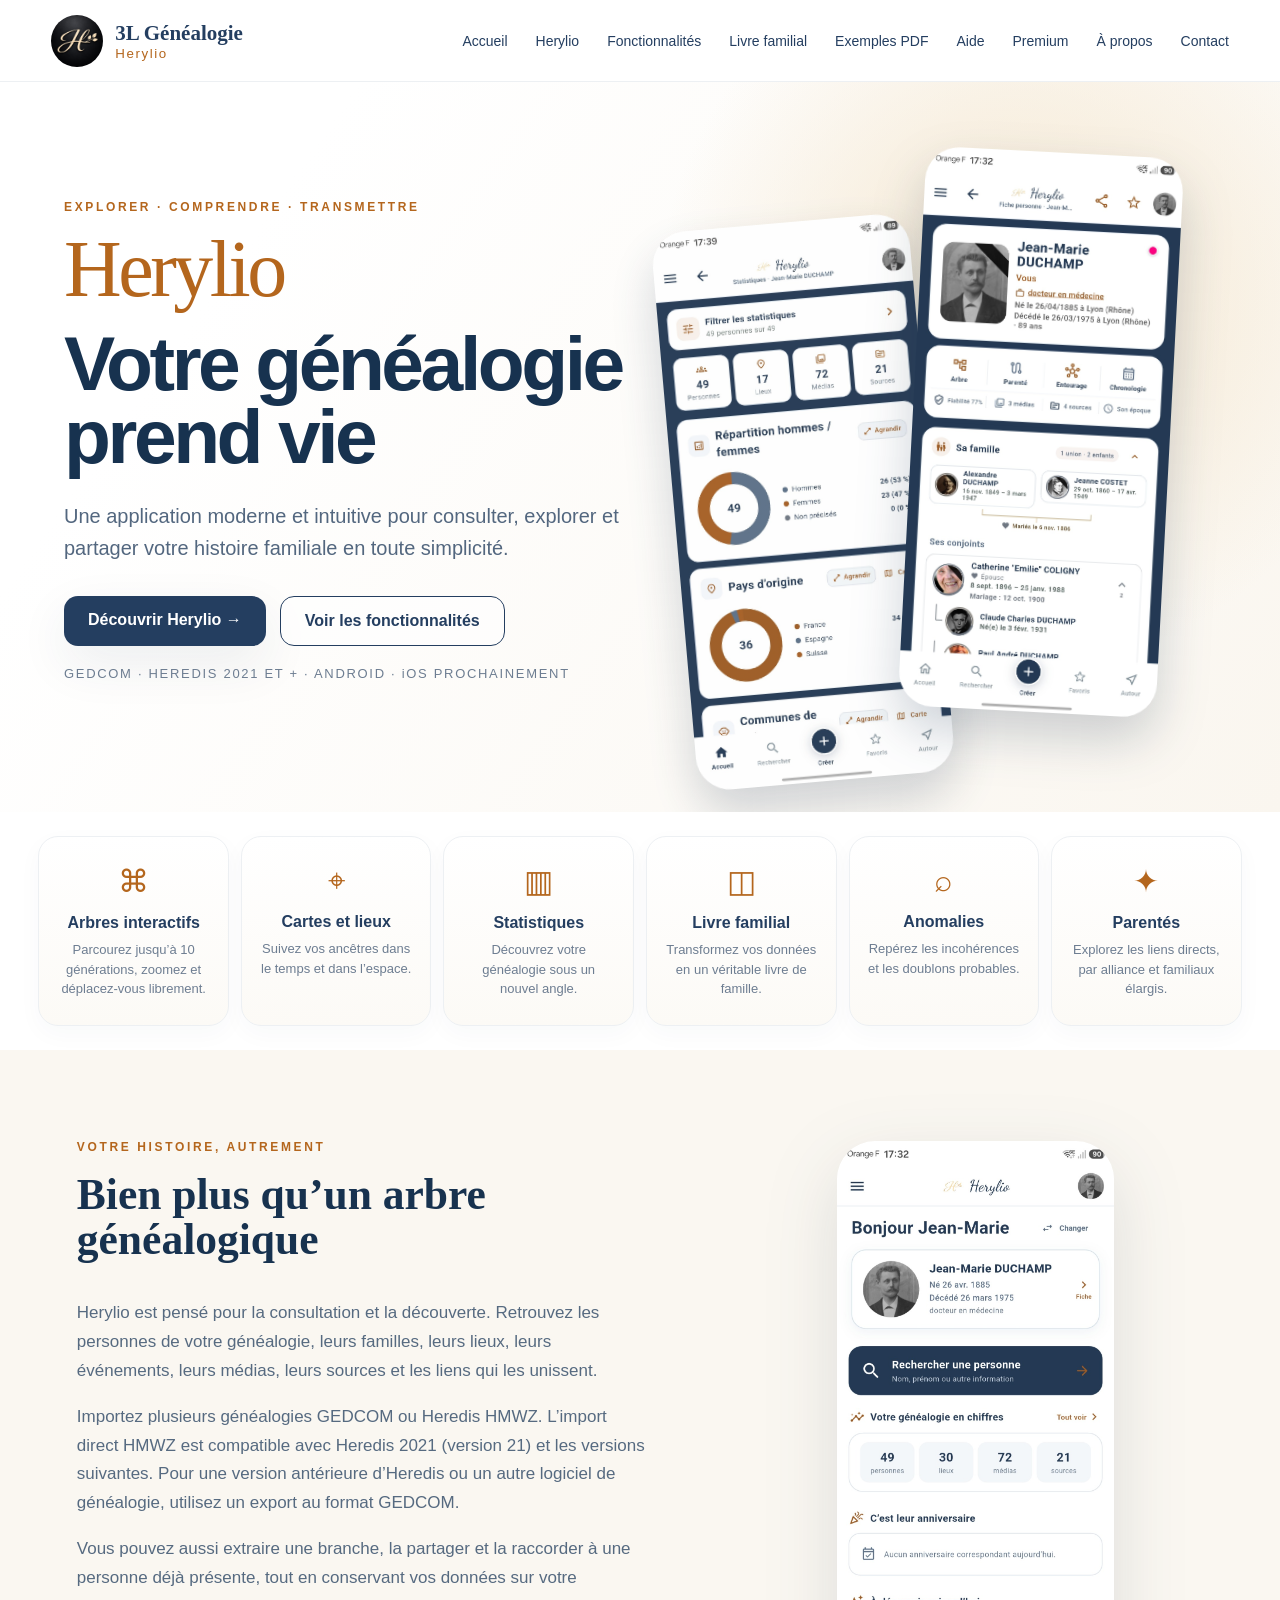
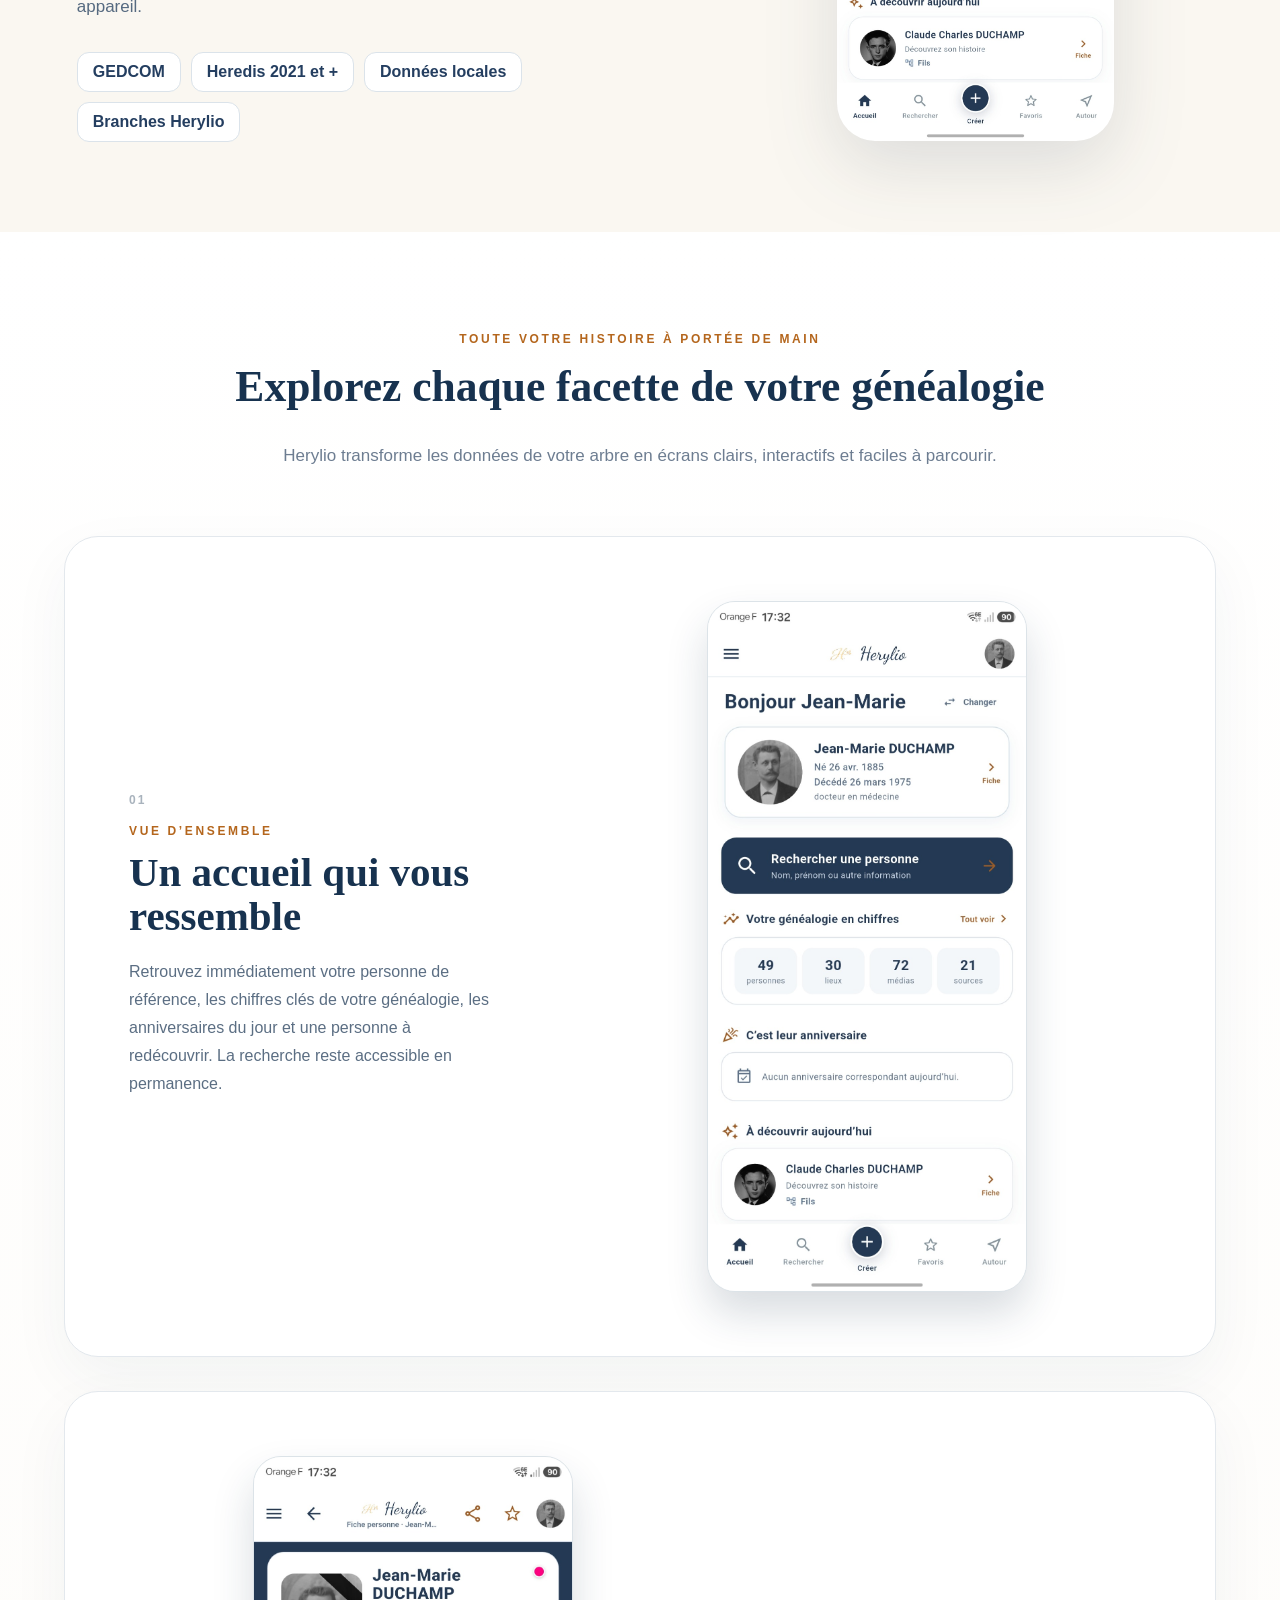
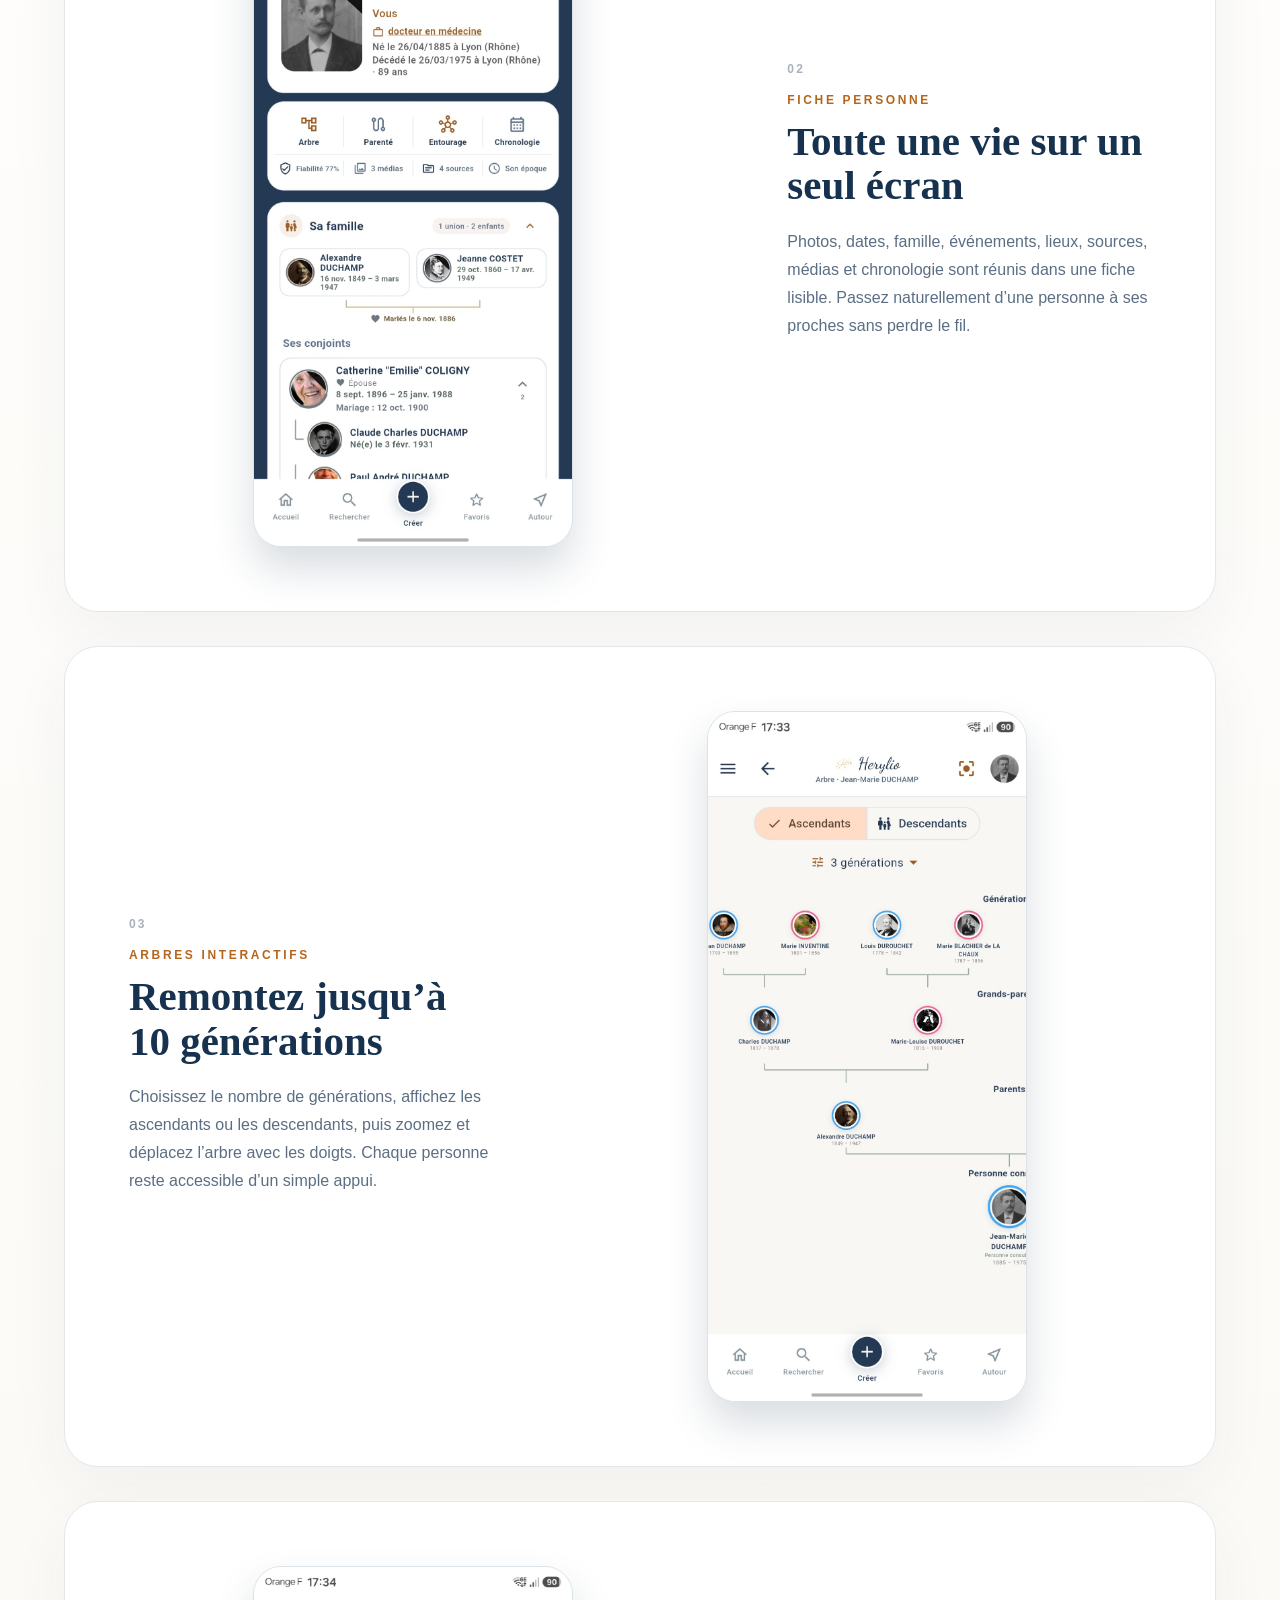
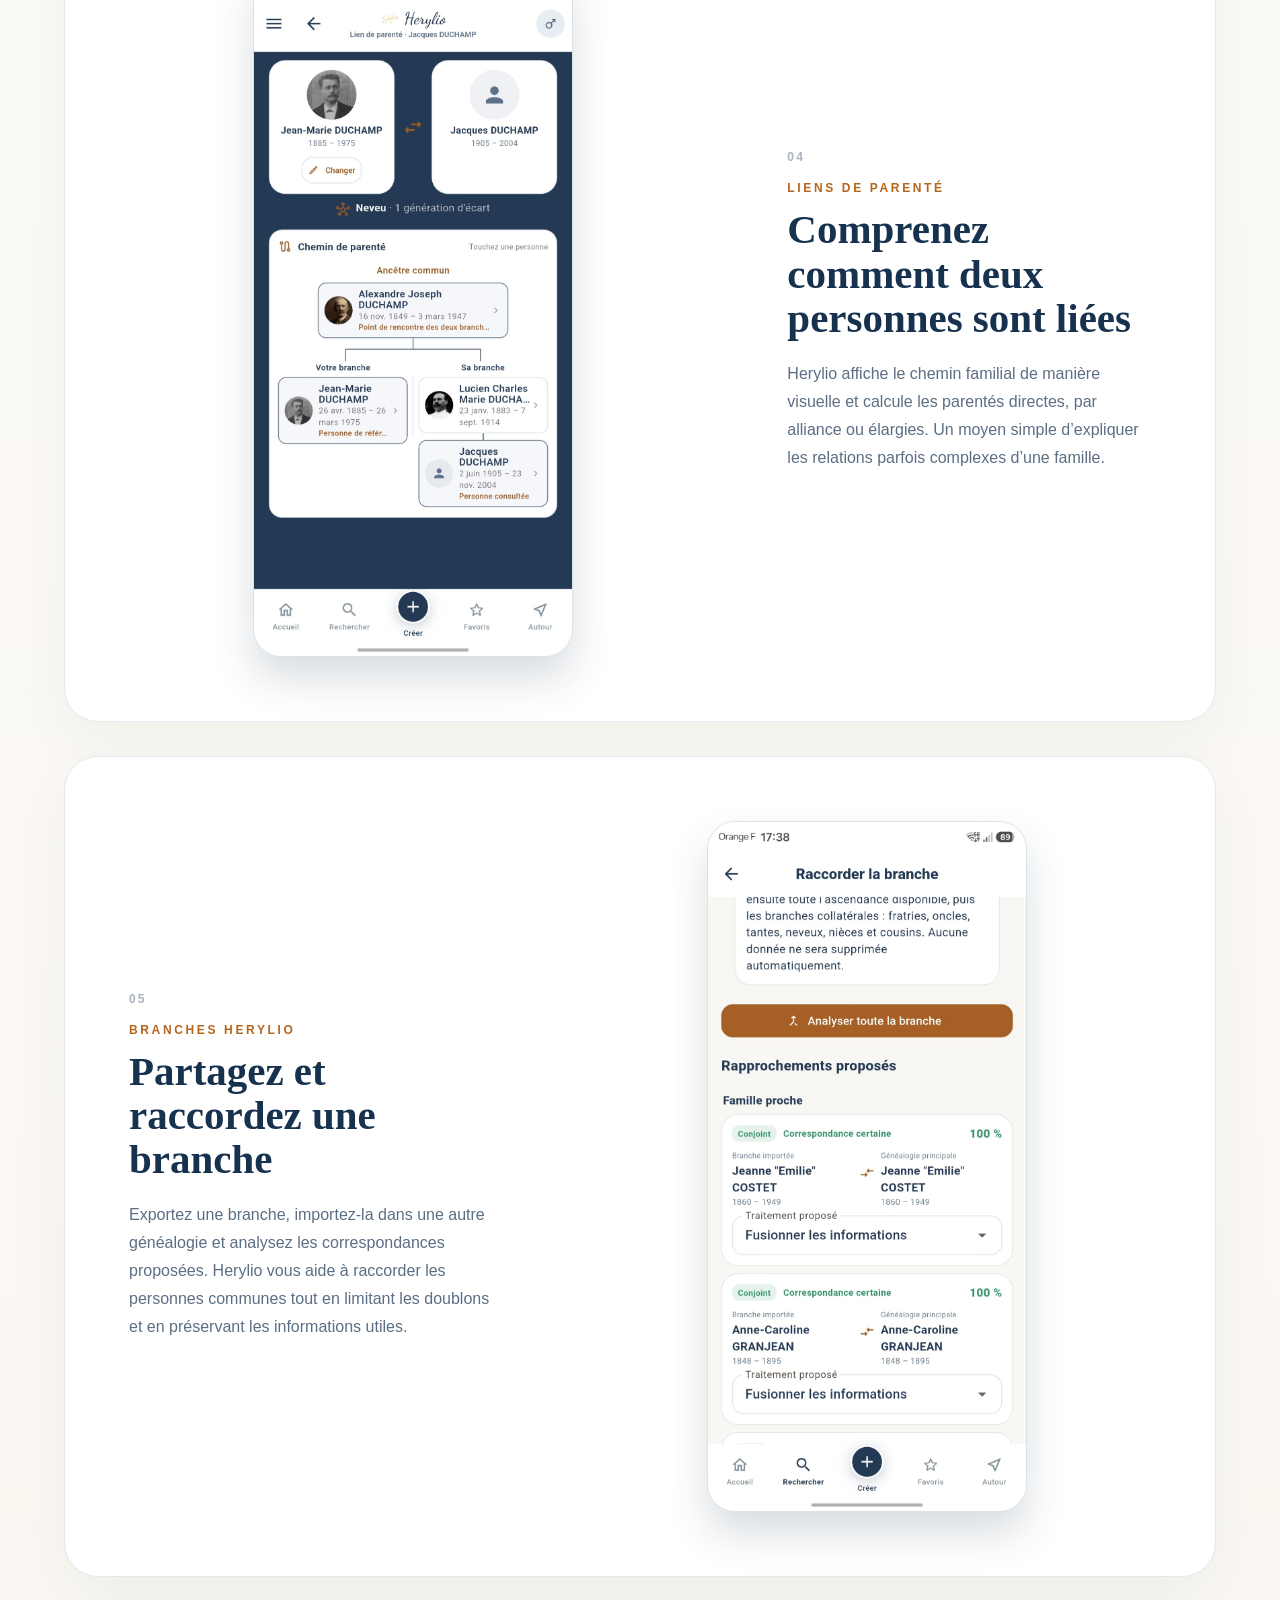
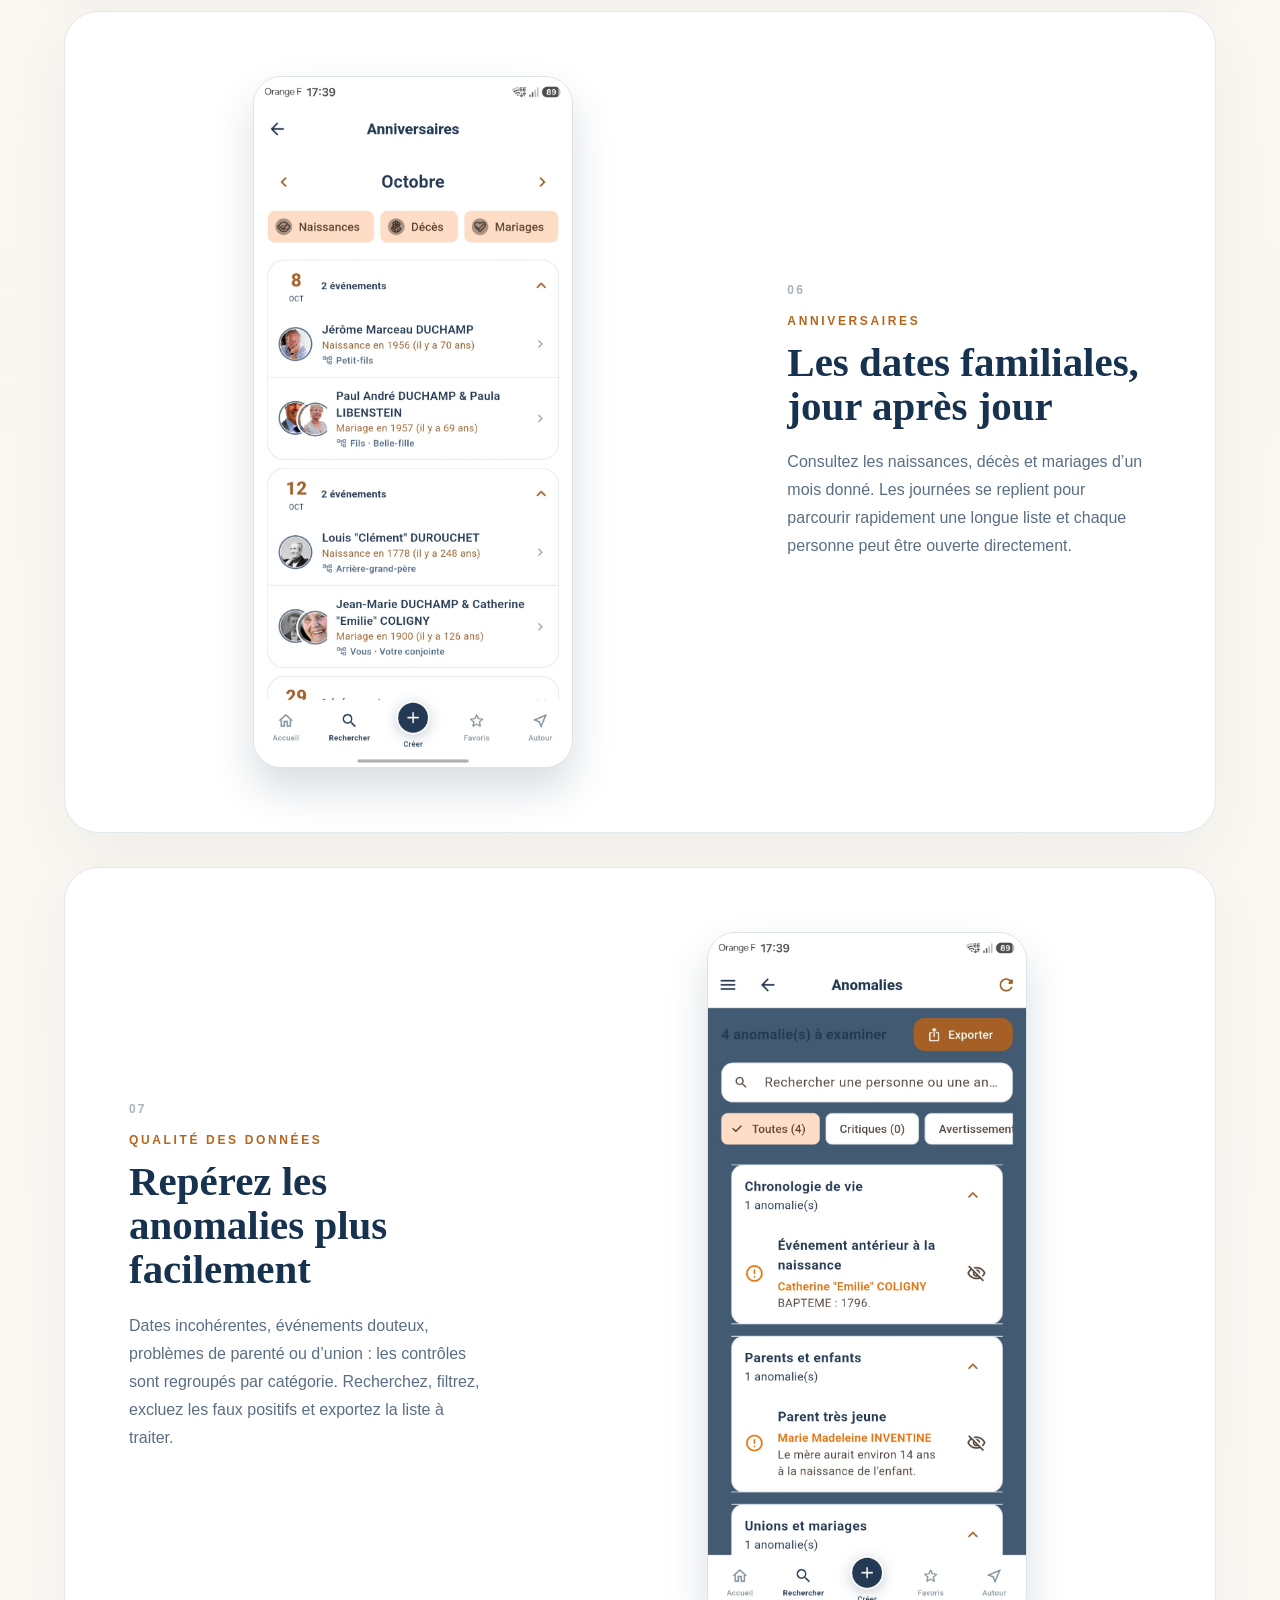
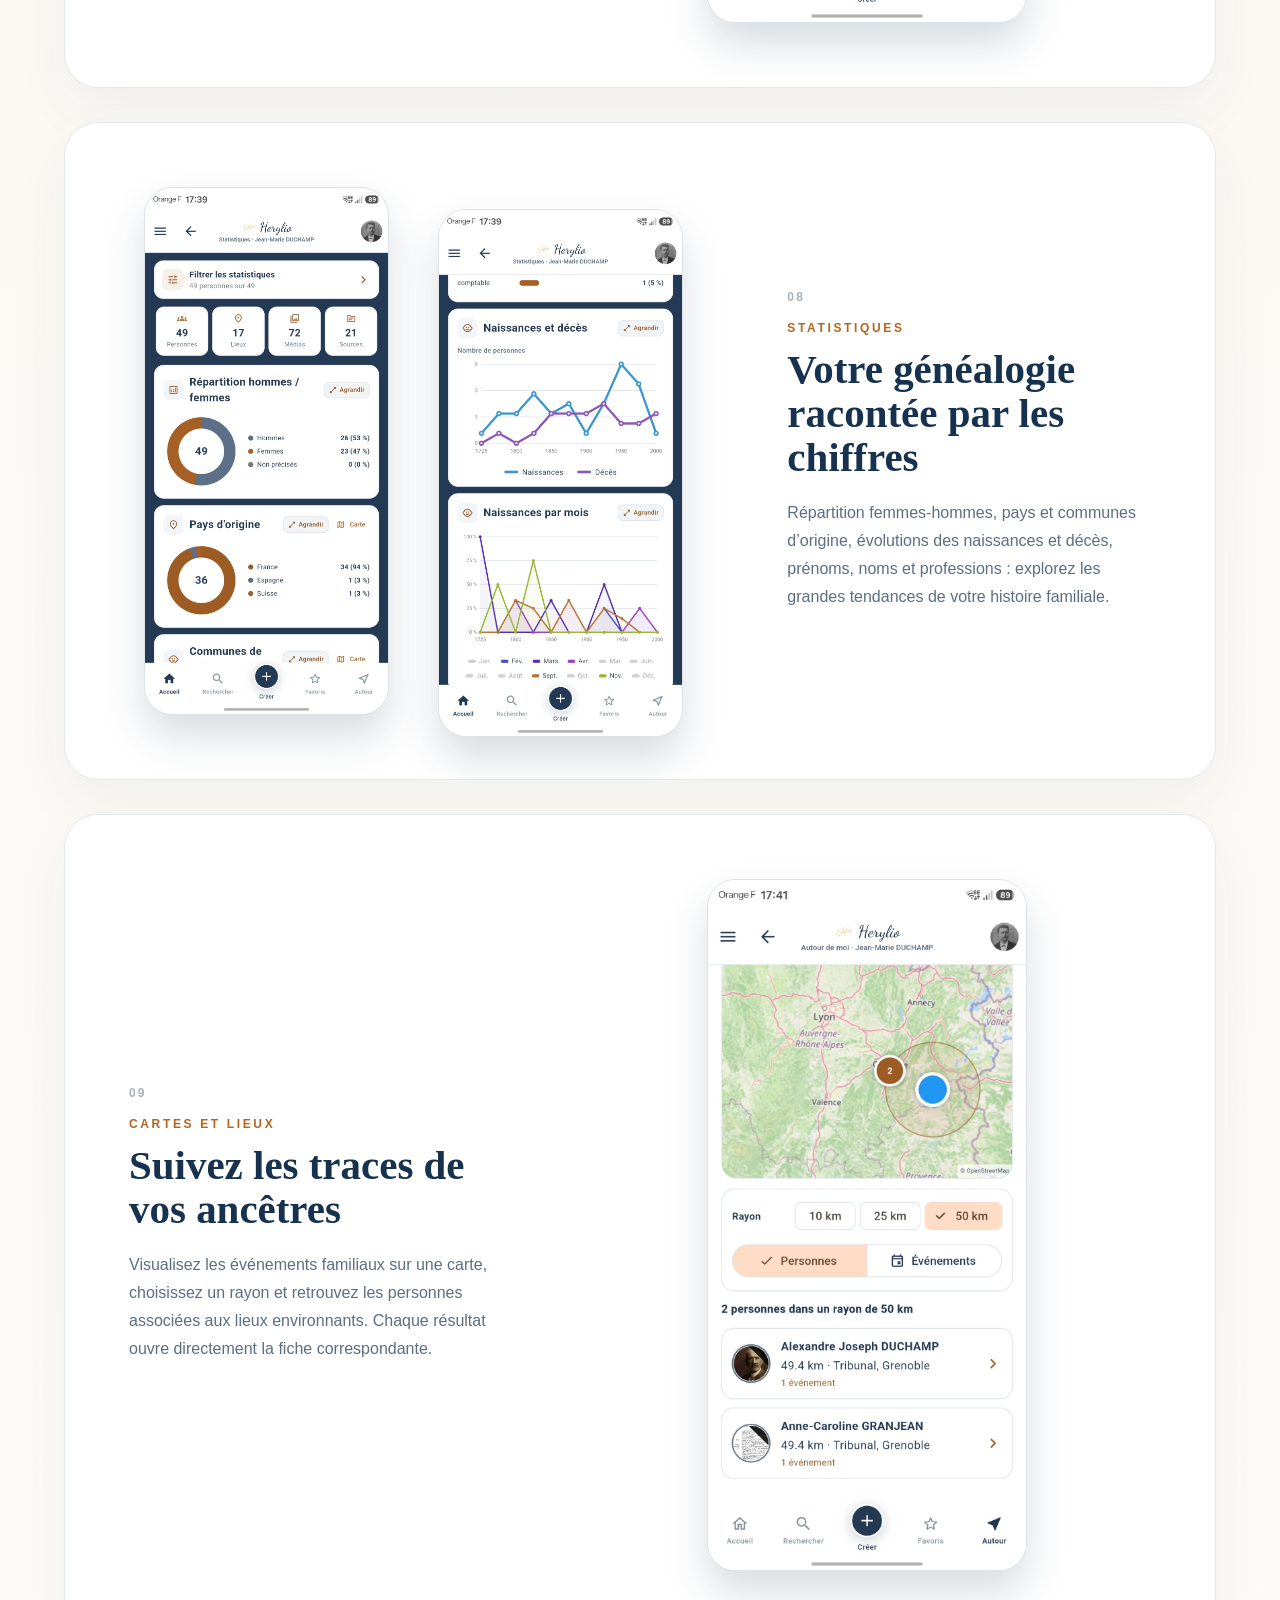
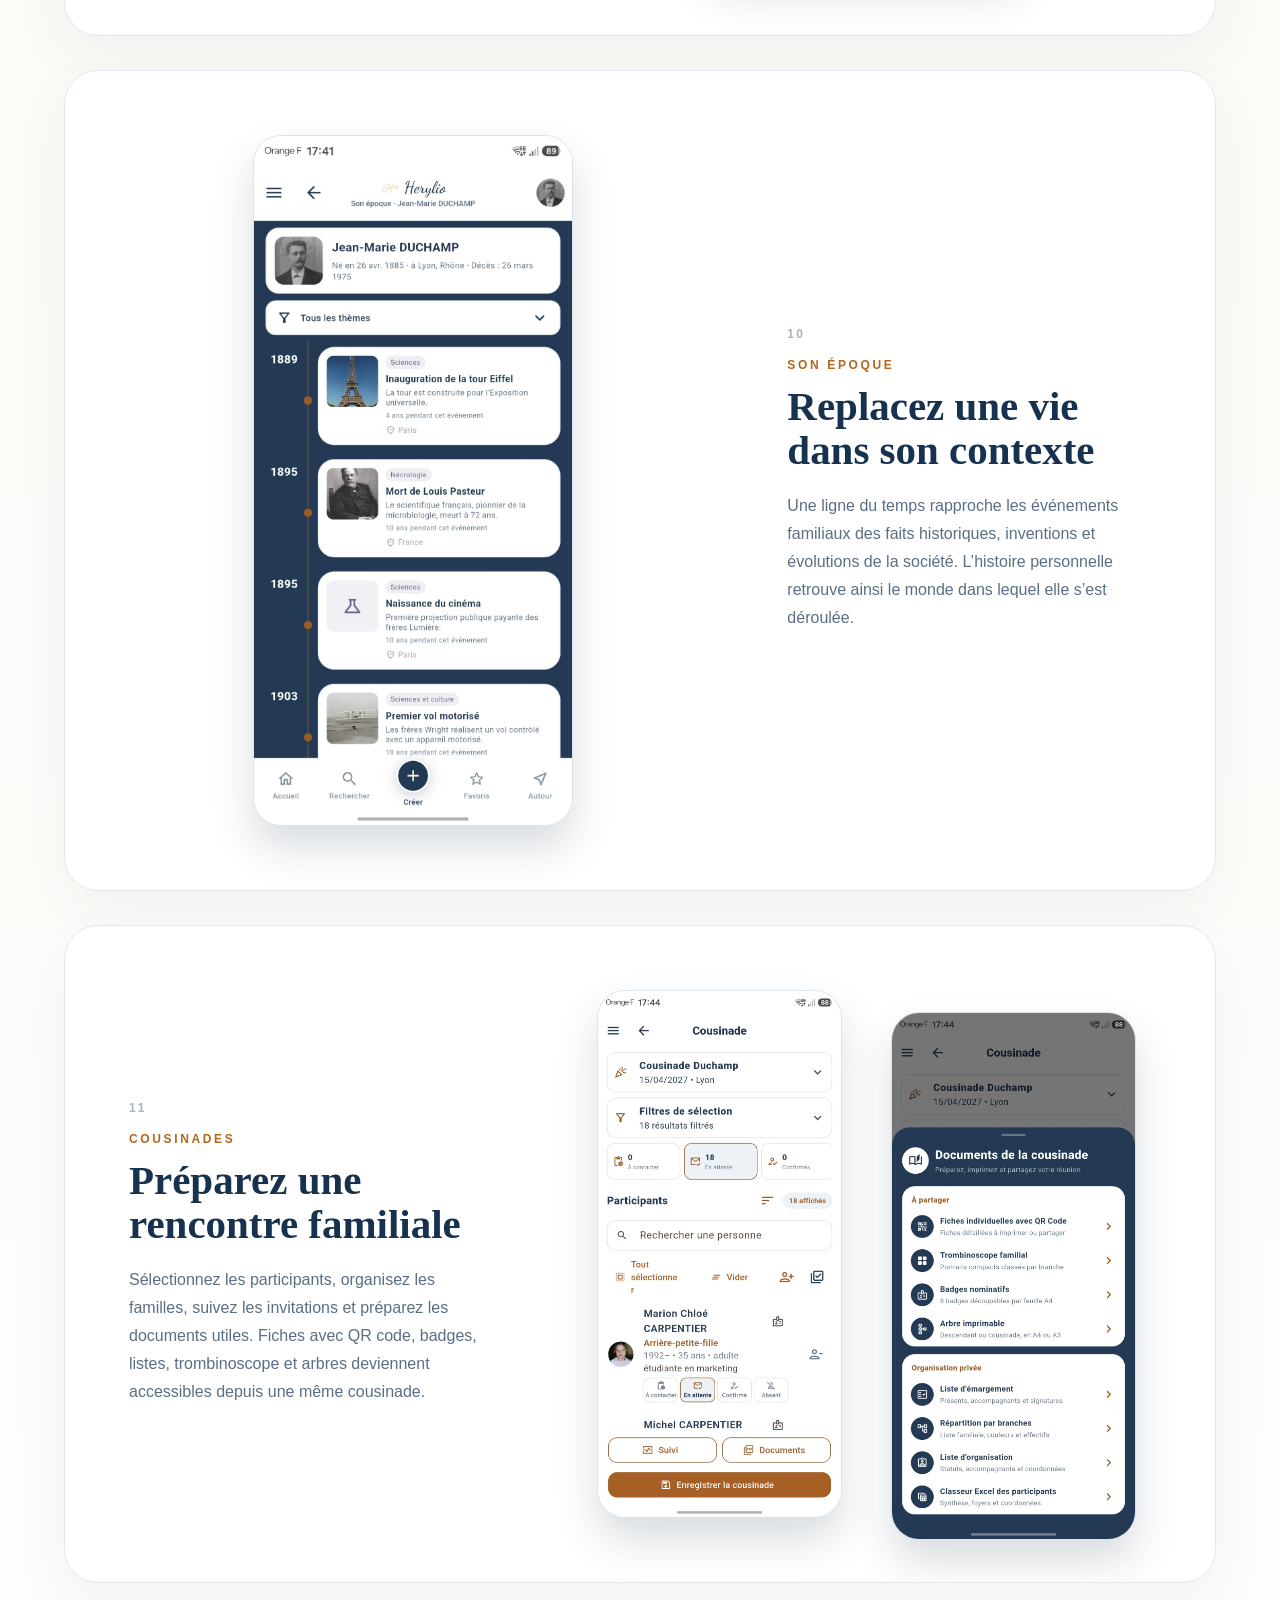
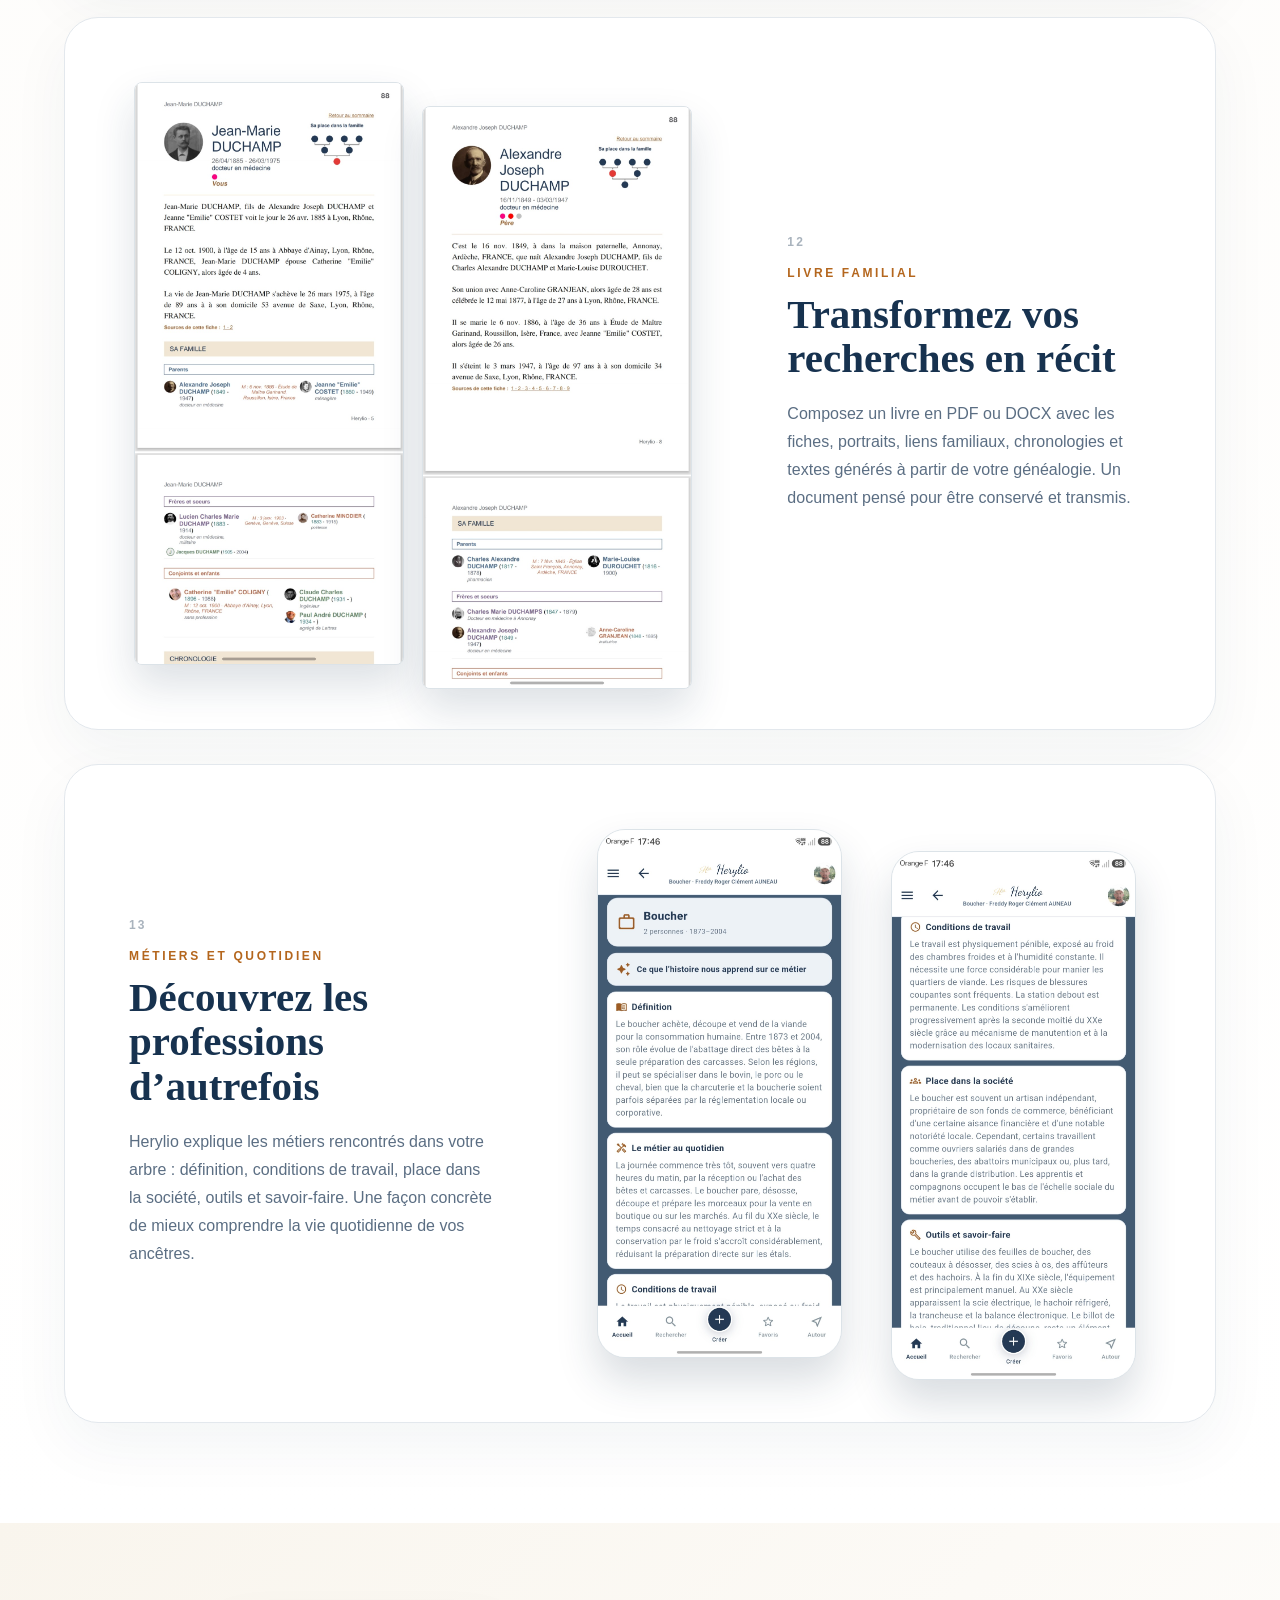
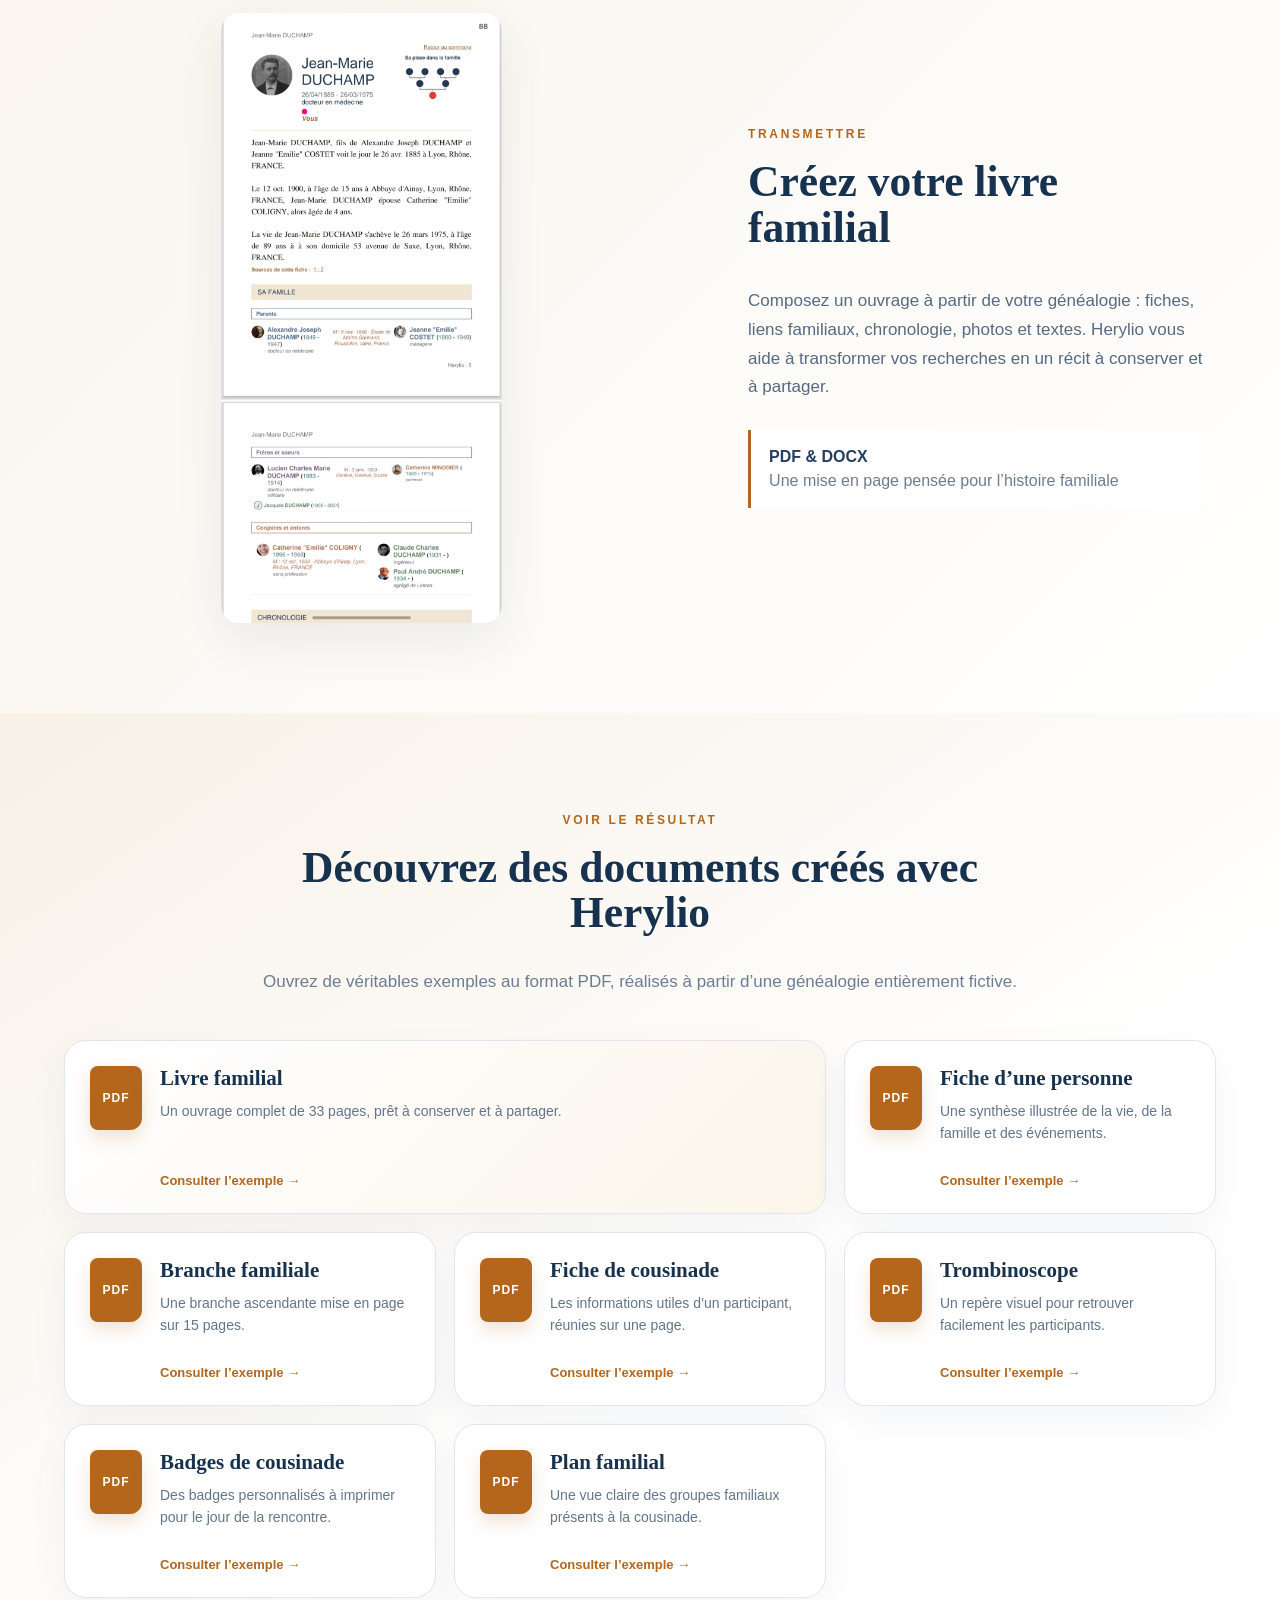
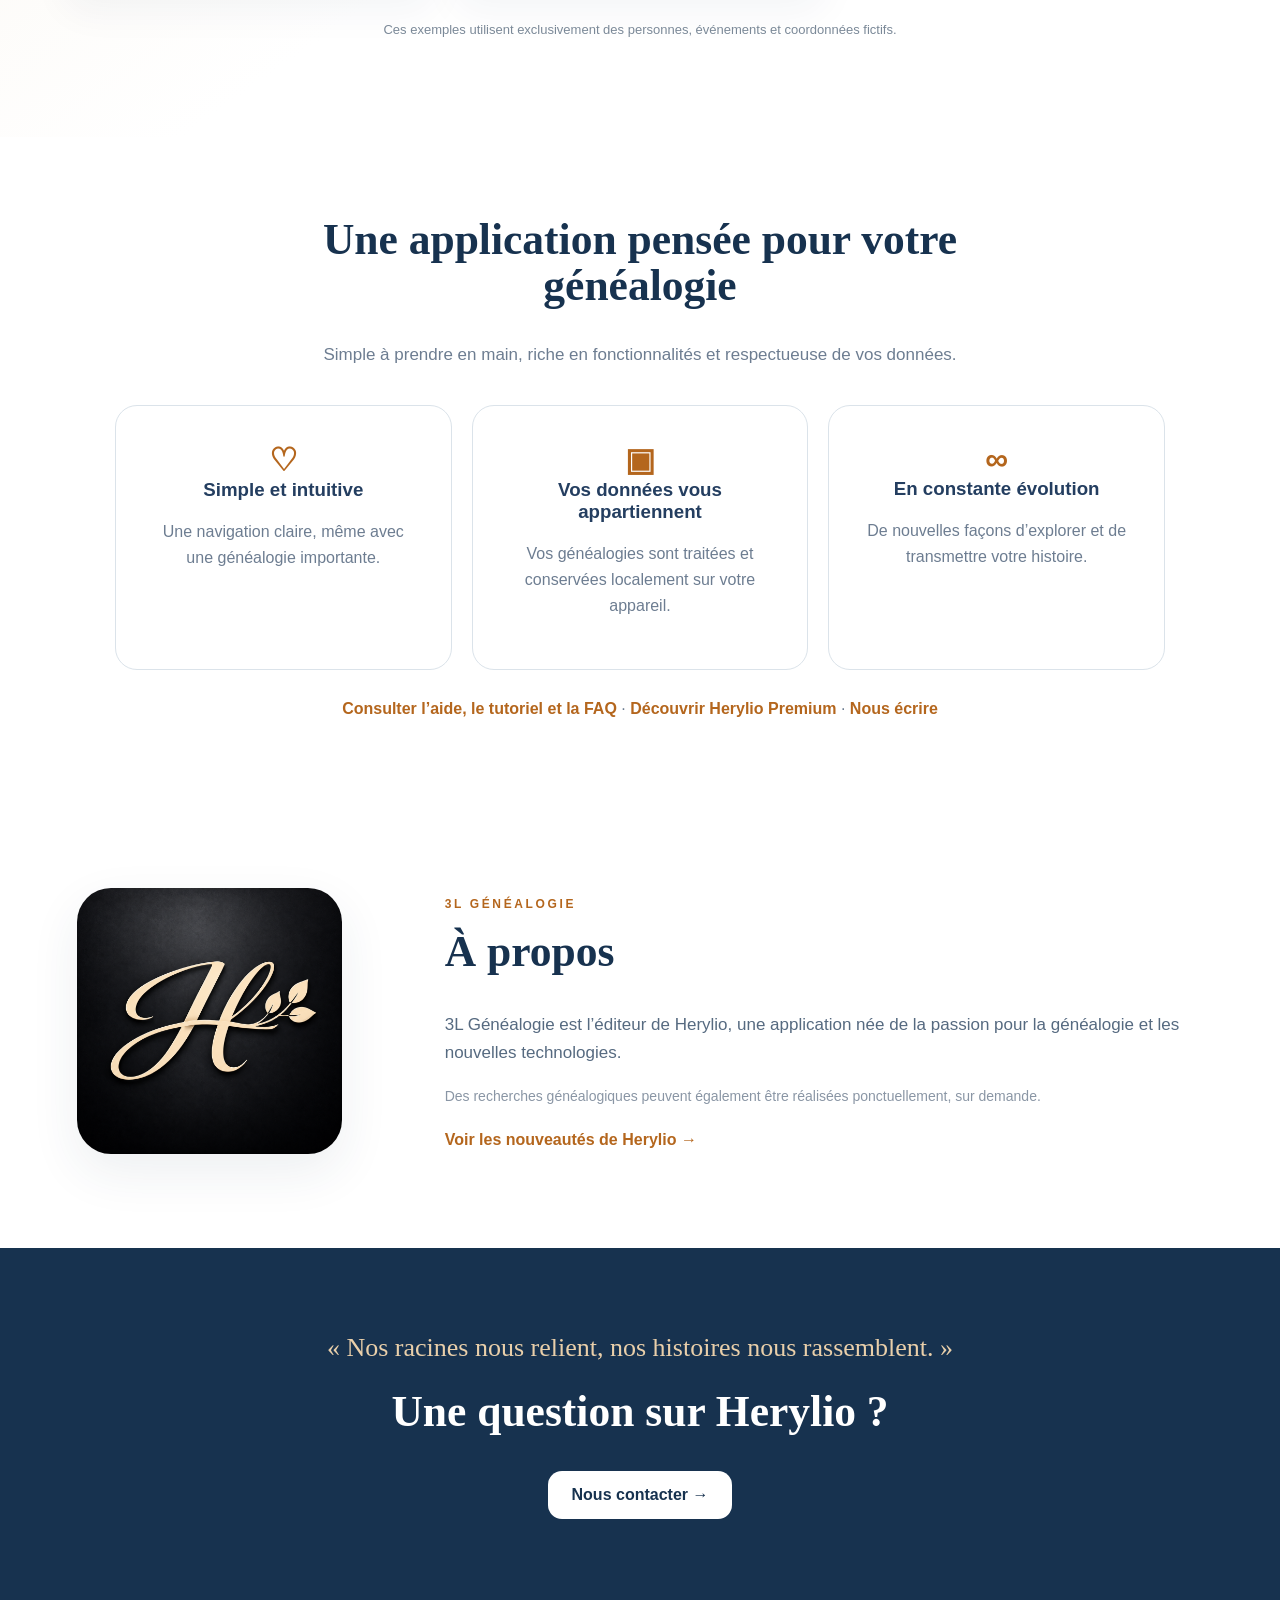
<file: index.html>
<!doctype html>
<html lang="fr">
<head>
  <meta charset="utf-8"><meta name="viewport" content="width=device-width,initial-scale=1">
  <meta name="description" content="Herylio, l’application mobile qui donne vie à votre généalogie, de l’import à l’exploration et au partage.">
  <title>Herylio — Votre généalogie prend vie</title><link rel="icon" type="image/png" sizes="32x32" href="assets/favicon-32.png"><link rel="apple-touch-icon" sizes="180x180" href="assets/apple-touch-icon.png"><link rel="stylesheet" href="styles.css?v=20261002"><link rel="stylesheet" href="legal.css?v=20261002"><link rel="stylesheet" href="features.css?v=20261002-2">
</head>
<body>
<header class="top"><a class="brand" href="#accueil"><img src="assets/herylio-logo.png" alt="Logo Herylio"><span><b>3L Généalogie</b><small>Herylio</small></span></a><button class="menu" type="button" aria-label="Ouvrir le menu" aria-expanded="false">☰</button><nav aria-label="Navigation principale"><a href="#accueil">Accueil</a><a href="#herylio">Herylio</a><a href="#fonctions">Fonctionnalités</a><a href="#livre">Livre familial</a><a href="#exemples">Exemples PDF</a><a href="aide.html">Aide</a><a href="premium.html">Premium</a><a href="#apropos">À propos</a><a href="#contact">Contact</a></nav></header>
<main>
<section class="hero" id="accueil"><div class="hero-copy"><p class="eyebrow">EXPLORER · COMPRENDRE · TRANSMETTRE</p><h1><span>Herylio</span>Votre généalogie<br>prend vie</h1><p class="lead">Une application moderne et intuitive pour consulter, explorer et partager votre histoire familiale en toute simplicité.</p><div class="actions"><a class="btn primary" href="#herylio">Découvrir Herylio →</a><a class="btn secondary" href="#fonctions">Voir les fonctionnalités</a></div><p class="note">GEDCOM · HEREDIS 2021 ET + · ANDROID · iOS PROCHAINEMENT</p></div><div class="phones"><img class="phone back" src="assets/captures/statistiques-1.jpg" alt="Statistiques dans Herylio"><img class="phone front" src="assets/captures/fiche-personne.jpg" alt="Fiche d’une personne dans Herylio"></div></section>
<section class="features" id="fonctions"><article><i>⌘</i><h3>Arbres interactifs</h3><p>Parcourez jusqu’à 10 générations, zoomez et déplacez-vous librement.</p></article><article><i>⌖</i><h3>Cartes et lieux</h3><p>Suivez vos ancêtres dans le temps et dans l’espace.</p></article><article><i>▥</i><h3>Statistiques</h3><p>Découvrez votre généalogie sous un nouvel angle.</p></article><article><i>◫</i><h3>Livre familial</h3><p>Transformez vos données en un véritable livre de famille.</p></article><article><i>⌕</i><h3>Anomalies</h3><p>Repérez les incohérences et les doublons probables.</p></article><article><i>✦</i><h3>Parentés</h3><p>Explorez les liens directs, par alliance et familiaux élargis.</p></article></section>
<section class="intro" id="herylio"><div><p class="eyebrow">VOTRE HISTOIRE, AUTREMENT</p><h2>Bien plus qu’un arbre généalogique</h2><p>Herylio est pensé pour la consultation et la découverte. Retrouvez les personnes de votre généalogie, leurs familles, leurs lieux, leurs événements, leurs médias, leurs sources et les liens qui les unissent.</p><p>Importez plusieurs généalogies GEDCOM ou Heredis HMWZ. L’import direct HMWZ est compatible avec Heredis 2021 (version 21) et les versions suivantes. Pour une version antérieure d’Heredis ou un autre logiciel de généalogie, utilisez un export au format GEDCOM.</p><p>Vous pouvez aussi extraire une branche, la partager et la raccorder à une personne déjà présente, tout en conservant vos données sur votre appareil.</p><div class="compat"><span>GEDCOM</span><span>Heredis 2021 et +</span><span>Données locales</span><span>Branches Herylio</span></div></div><img src="assets/captures/accueil.jpg" alt="Écran d’accueil de Herylio"></section>
<section class="feature-showcase" aria-labelledby="feature-title">
  <div class="section-head"><p class="eyebrow">TOUTE VOTRE HISTOIRE À PORTÉE DE MAIN</p><h2 id="feature-title">Explorez chaque facette de votre généalogie</h2><p>Herylio transforme les données de votre arbre en écrans clairs, interactifs et faciles à parcourir.</p></div>
  <div class="feature-list">
    <article class="feature-story"><div class="feature-copy"><span class="feature-number">01</span><p class="eyebrow">VUE D’ENSEMBLE</p><h3>Un accueil qui vous ressemble</h3><p>Retrouvez immédiatement votre personne de référence, les chiffres clés de votre généalogie, les anniversaires du jour et une personne à redécouvrir. La recherche reste accessible en permanence.</p></div><figure class="screen-frame"><img src="assets/captures/accueil.jpg" alt="Accueil personnalisé de Herylio" loading="lazy"></figure></article>
    <article class="feature-story reverse"><div class="feature-copy"><span class="feature-number">02</span><p class="eyebrow">FICHE PERSONNE</p><h3>Toute une vie sur un seul écran</h3><p>Photos, dates, famille, événements, lieux, sources, médias et chronologie sont réunis dans une fiche lisible. Passez naturellement d’une personne à ses proches sans perdre le fil.</p></div><figure class="screen-frame"><img src="assets/captures/fiche-personne.jpg" alt="Fiche détaillée d’une personne" loading="lazy"></figure></article>
    <article class="feature-story"><div class="feature-copy"><span class="feature-number">03</span><p class="eyebrow">ARBRES INTERACTIFS</p><h3>Remontez jusqu’à 10 générations</h3><p>Choisissez le nombre de générations, affichez les ascendants ou les descendants, puis zoomez et déplacez l’arbre avec les doigts. Chaque personne reste accessible d’un simple appui.</p></div><figure class="screen-frame"><img src="assets/captures/arbre.jpg" alt="Arbre ascendant interactif" loading="lazy"></figure></article>
    <article class="feature-story reverse"><div class="feature-copy"><span class="feature-number">04</span><p class="eyebrow">LIENS DE PARENTÉ</p><h3>Comprenez comment deux personnes sont liées</h3><p>Herylio affiche le chemin familial de manière visuelle et calcule les parentés directes, par alliance ou élargies. Un moyen simple d’expliquer les relations parfois complexes d’une famille.</p></div><figure class="screen-frame"><img src="assets/captures/parente.jpg" alt="Chemin de parenté entre deux personnes" loading="lazy"></figure></article>
    <article class="feature-story"><div class="feature-copy"><span class="feature-number">05</span><p class="eyebrow">BRANCHES HERYLIO</p><h3>Partagez et raccordez une branche</h3><p>Exportez une branche, importez-la dans une autre généalogie et analysez les correspondances proposées. Herylio vous aide à raccorder les personnes communes tout en limitant les doublons et en préservant les informations utiles.</p></div><figure class="screen-frame"><img src="assets/captures/branches.jpg" alt="Analyse et raccordement d’une branche Herylio" loading="lazy"></figure></article>
    <article class="feature-story reverse"><div class="feature-copy"><span class="feature-number">06</span><p class="eyebrow">ANNIVERSAIRES</p><h3>Les dates familiales, jour après jour</h3><p>Consultez les naissances, décès et mariages d’un mois donné. Les journées se replient pour parcourir rapidement une longue liste et chaque personne peut être ouverte directement.</p></div><figure class="screen-frame"><img src="assets/captures/anniversaires.jpg" alt="Calendrier mensuel des anniversaires généalogiques" loading="lazy"></figure></article>
    <article class="feature-story"><div class="feature-copy"><span class="feature-number">07</span><p class="eyebrow">QUALITÉ DES DONNÉES</p><h3>Repérez les anomalies plus facilement</h3><p>Dates incohérentes, événements douteux, problèmes de parenté ou d’union : les contrôles sont regroupés par catégorie. Recherchez, filtrez, excluez les faux positifs et exportez la liste à traiter.</p></div><figure class="screen-frame"><img src="assets/captures/anomalies.jpg" alt="Détection des anomalies généalogiques" loading="lazy"></figure></article>
    <article class="feature-story reverse"><div class="feature-copy"><span class="feature-number">08</span><p class="eyebrow">STATISTIQUES</p><h3>Votre généalogie racontée par les chiffres</h3><p>Répartition femmes-hommes, pays et communes d’origine, évolutions des naissances et décès, prénoms, noms et professions : explorez les grandes tendances de votre histoire familiale.</p></div><div class="screen-pair"><figure class="screen-frame"><img src="assets/captures/statistiques-1.jpg" alt="Statistiques générales de la généalogie" loading="lazy"></figure><figure class="screen-frame"><img src="assets/captures/statistiques-2.jpg" alt="Graphiques des naissances et décès" loading="lazy"></figure></div></article>
    <article class="feature-story"><div class="feature-copy"><span class="feature-number">09</span><p class="eyebrow">CARTES ET LIEUX</p><h3>Suivez les traces de vos ancêtres</h3><p>Visualisez les événements familiaux sur une carte, choisissez un rayon et retrouvez les personnes associées aux lieux environnants. Chaque résultat ouvre directement la fiche correspondante.</p></div><figure class="screen-frame"><img src="assets/captures/carte.jpg" alt="Carte des lieux et personnes de la généalogie" loading="lazy"></figure></article>
    <article class="feature-story reverse"><div class="feature-copy"><span class="feature-number">10</span><p class="eyebrow">SON ÉPOQUE</p><h3>Replacez une vie dans son contexte</h3><p>Une ligne du temps rapproche les événements familiaux des faits historiques, inventions et évolutions de la société. L’histoire personnelle retrouve ainsi le monde dans lequel elle s’est déroulée.</p></div><figure class="screen-frame"><img src="assets/captures/epoque.jpg" alt="Chronologie historique autour d’une personne" loading="lazy"></figure></article>
    <article class="feature-story"><div class="feature-copy"><span class="feature-number">11</span><p class="eyebrow">COUSINADES</p><h3>Préparez une rencontre familiale</h3><p>Sélectionnez les participants, organisez les familles, suivez les invitations et préparez les documents utiles. Fiches avec QR code, badges, listes, trombinoscope et arbres deviennent accessibles depuis une même cousinade.</p></div><div class="screen-pair"><figure class="screen-frame"><img src="assets/captures/cousinade.jpg" alt="Sélection des participants d’une cousinade" loading="lazy"></figure><figure class="screen-frame"><img src="assets/captures/documents-cousinade.jpg" alt="Documents disponibles pour une cousinade" loading="lazy"></figure></div></article>
    <article class="feature-story reverse"><div class="feature-copy"><span class="feature-number">12</span><p class="eyebrow">LIVRE FAMILIAL</p><h3>Transformez vos recherches en récit</h3><p>Composez un livre en PDF ou DOCX avec les fiches, portraits, liens familiaux, chronologies et textes générés à partir de votre généalogie. Un document pensé pour être conservé et transmis.</p></div><div class="document-pair"><figure class="document-frame"><img src="assets/captures/livre-1.jpg" alt="Page d’un livre familial Herylio" loading="lazy"></figure><figure class="document-frame"><img src="assets/captures/livre-2.jpg" alt="Seconde page d’un livre familial Herylio" loading="lazy"></figure></div></article>
    <article class="feature-story"><div class="feature-copy"><span class="feature-number">13</span><p class="eyebrow">MÉTIERS ET QUOTIDIEN</p><h3>Découvrez les professions d’autrefois</h3><p>Herylio explique les métiers rencontrés dans votre arbre : définition, conditions de travail, place dans la société, outils et savoir-faire. Une façon concrète de mieux comprendre la vie quotidienne de vos ancêtres.</p></div><div class="screen-pair"><figure class="screen-frame"><img src="assets/captures/metier-1.jpg" alt="Histoire d’un métier ancestral" loading="lazy"></figure><figure class="screen-frame"><img src="assets/captures/metier-2.jpg" alt="Conditions de travail et outils d’un métier" loading="lazy"></figure></div></article>
  </div>
</section>
<section class="book" id="livre"><img src="assets/captures/livre-1.jpg" alt="Livre familial créé avec Herylio"><div><p class="eyebrow">TRANSMETTRE</p><h2>Créez votre livre familial</h2><p>Composez un ouvrage à partir de votre généalogie : fiches, liens familiaux, chronologie, photos et textes. Herylio vous aide à transformer vos recherches en un récit à conserver et à partager.</p><div class="mini"><b>PDF &amp; DOCX</b><span>Une mise en page pensée pour l’histoire familiale</span></div></div></section>
<section class="pdf-examples" id="exemples" aria-labelledby="pdf-examples-title">
  <div class="section-head"><p class="eyebrow">VOIR LE RÉSULTAT</p><h2 id="pdf-examples-title">Découvrez des documents créés avec Herylio</h2><p>Ouvrez de véritables exemples au format PDF, réalisés à partir d’une généalogie entièrement fictive.</p></div>
  <div class="pdf-grid">
    <a class="pdf-card pdf-card-featured" href="assets/exemples/exemple_livre_familial.pdf" target="_blank" rel="noopener"><span class="pdf-icon" aria-hidden="true">PDF</span><span class="pdf-card-copy"><strong>Livre familial</strong><small>Un ouvrage complet de 33 pages, prêt à conserver et à partager.</small><em>Consulter l’exemple →</em></span></a>
    <a class="pdf-card" href="assets/exemples/exemple_fiche_personne.pdf" target="_blank" rel="noopener"><span class="pdf-icon" aria-hidden="true">PDF</span><span class="pdf-card-copy"><strong>Fiche d’une personne</strong><small>Une synthèse illustrée de la vie, de la famille et des événements.</small><em>Consulter l’exemple →</em></span></a>
    <a class="pdf-card" href="assets/exemples/exemple_branche_personne.pdf" target="_blank" rel="noopener"><span class="pdf-icon" aria-hidden="true">PDF</span><span class="pdf-card-copy"><strong>Branche familiale</strong><small>Une branche ascendante mise en page sur 15 pages.</small><em>Consulter l’exemple →</em></span></a>
    <a class="pdf-card" href="assets/exemples/exemple_cousinade_fiche.pdf" target="_blank" rel="noopener"><span class="pdf-icon" aria-hidden="true">PDF</span><span class="pdf-card-copy"><strong>Fiche de cousinade</strong><small>Les informations utiles d’un participant, réunies sur une page.</small><em>Consulter l’exemple →</em></span></a>
    <a class="pdf-card" href="assets/exemples/exemple_cousinade_trombinoscope.pdf" target="_blank" rel="noopener"><span class="pdf-icon" aria-hidden="true">PDF</span><span class="pdf-card-copy"><strong>Trombinoscope</strong><small>Un repère visuel pour retrouver facilement les participants.</small><em>Consulter l’exemple →</em></span></a>
    <a class="pdf-card" href="assets/exemples/exemple_cousinade_badge.pdf" target="_blank" rel="noopener"><span class="pdf-icon" aria-hidden="true">PDF</span><span class="pdf-card-copy"><strong>Badges de cousinade</strong><small>Des badges personnalisés à imprimer pour le jour de la rencontre.</small><em>Consulter l’exemple →</em></span></a>
    <a class="pdf-card" href="assets/exemples/exemple_cousinade_plan_familial.pdf" target="_blank" rel="noopener"><span class="pdf-icon" aria-hidden="true">PDF</span><span class="pdf-card-copy"><strong>Plan familial</strong><small>Une vue claire des groupes familiaux présents à la cousinade.</small><em>Consulter l’exemple →</em></span></a>
  </div>
  <p class="pdf-disclaimer">Ces exemples utilisent exclusivement des personnes, événements et coordonnées fictifs.</p>
</section>
<section class="values" id="aide"><div><h2>Une application pensée pour votre généalogie</h2><p>Simple à prendre en main, riche en fonctionnalités et respectueuse de vos données.</p></div><div class="value-grid"><article><b>♡</b><h3>Simple et intuitive</h3><p>Une navigation claire, même avec une généalogie importante.</p></article><article><b>▣</b><h3>Vos données vous appartiennent</h3><p>Vos généalogies sont traitées et conservées localement sur votre appareil.</p></article><article><b>∞</b><h3>En constante évolution</h3><p>De nouvelles façons d’explorer et de transmettre votre histoire.</p></article></div><p class="help-link"><a href="aide.html">Consulter l’aide, le tutoriel et la FAQ</a> · <a href="premium.html">Découvrir Herylio Premium</a> · <a href="mailto:contact@3l-genealogie.fr">Nous écrire</a></p></section>
<section class="about" id="apropos"><div class="mark"><img src="assets/herylio-logo.png" alt="Logo Herylio"></div><div><p class="eyebrow">3L GÉNÉALOGIE</p><h2>À propos</h2><p>3L Généalogie est l’éditeur de Herylio, une application née de la passion pour la généalogie et les nouvelles technologies.</p><p class="muted">Des recherches généalogiques peuvent également être réalisées ponctuellement, sur demande.</p><a class="text-link" href="notes-version.html">Voir les nouveautés de Herylio →</a></div></section>
<section class="contact" id="contact"><p>« Nos racines nous relient, nos histoires nous rassemblent. »</p><h2>Une question sur Herylio ?</h2><a class="btn light" href="mailto:contact@3l-genealogie.fr">Nous contacter →</a></section>
</main>
<footer><div><b>3L Généalogie · Herylio</b><span>Votre histoire familiale, autrement</span></div><div><a href="aide.html">Aide et FAQ</a><a href="premium.html">Premium</a><a href="confidentialite.html">Confidentialité</a><a href="suppression-compte.html">Suppression du compte</a><a href="mentions-legales.html">Mentions légales</a><a href="notes-version.html">Notes de version</a><a href="mailto:contact@3l-genealogie.fr">Contact</a></div><small>© 2026 3L Généalogie — Tous droits réservés</small></footer><script src="script.js"></script>
</body></html>
</file>
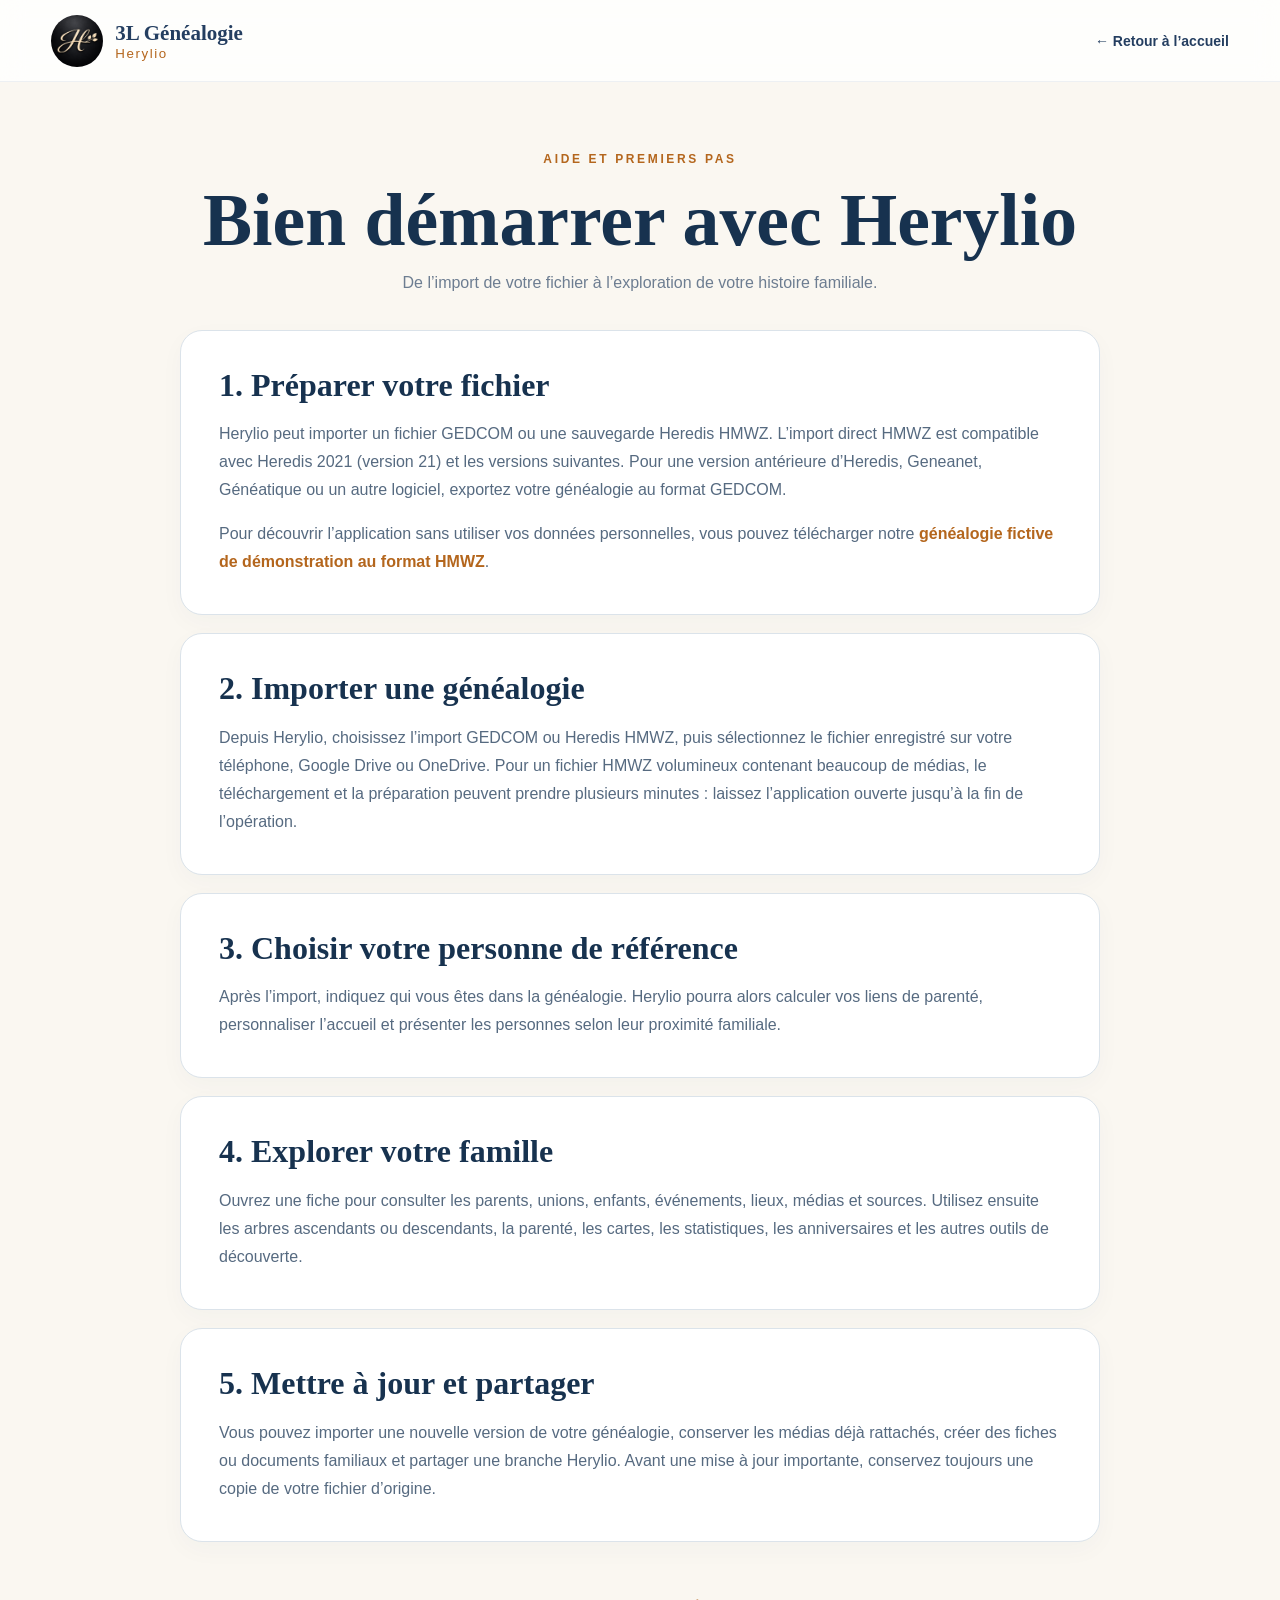
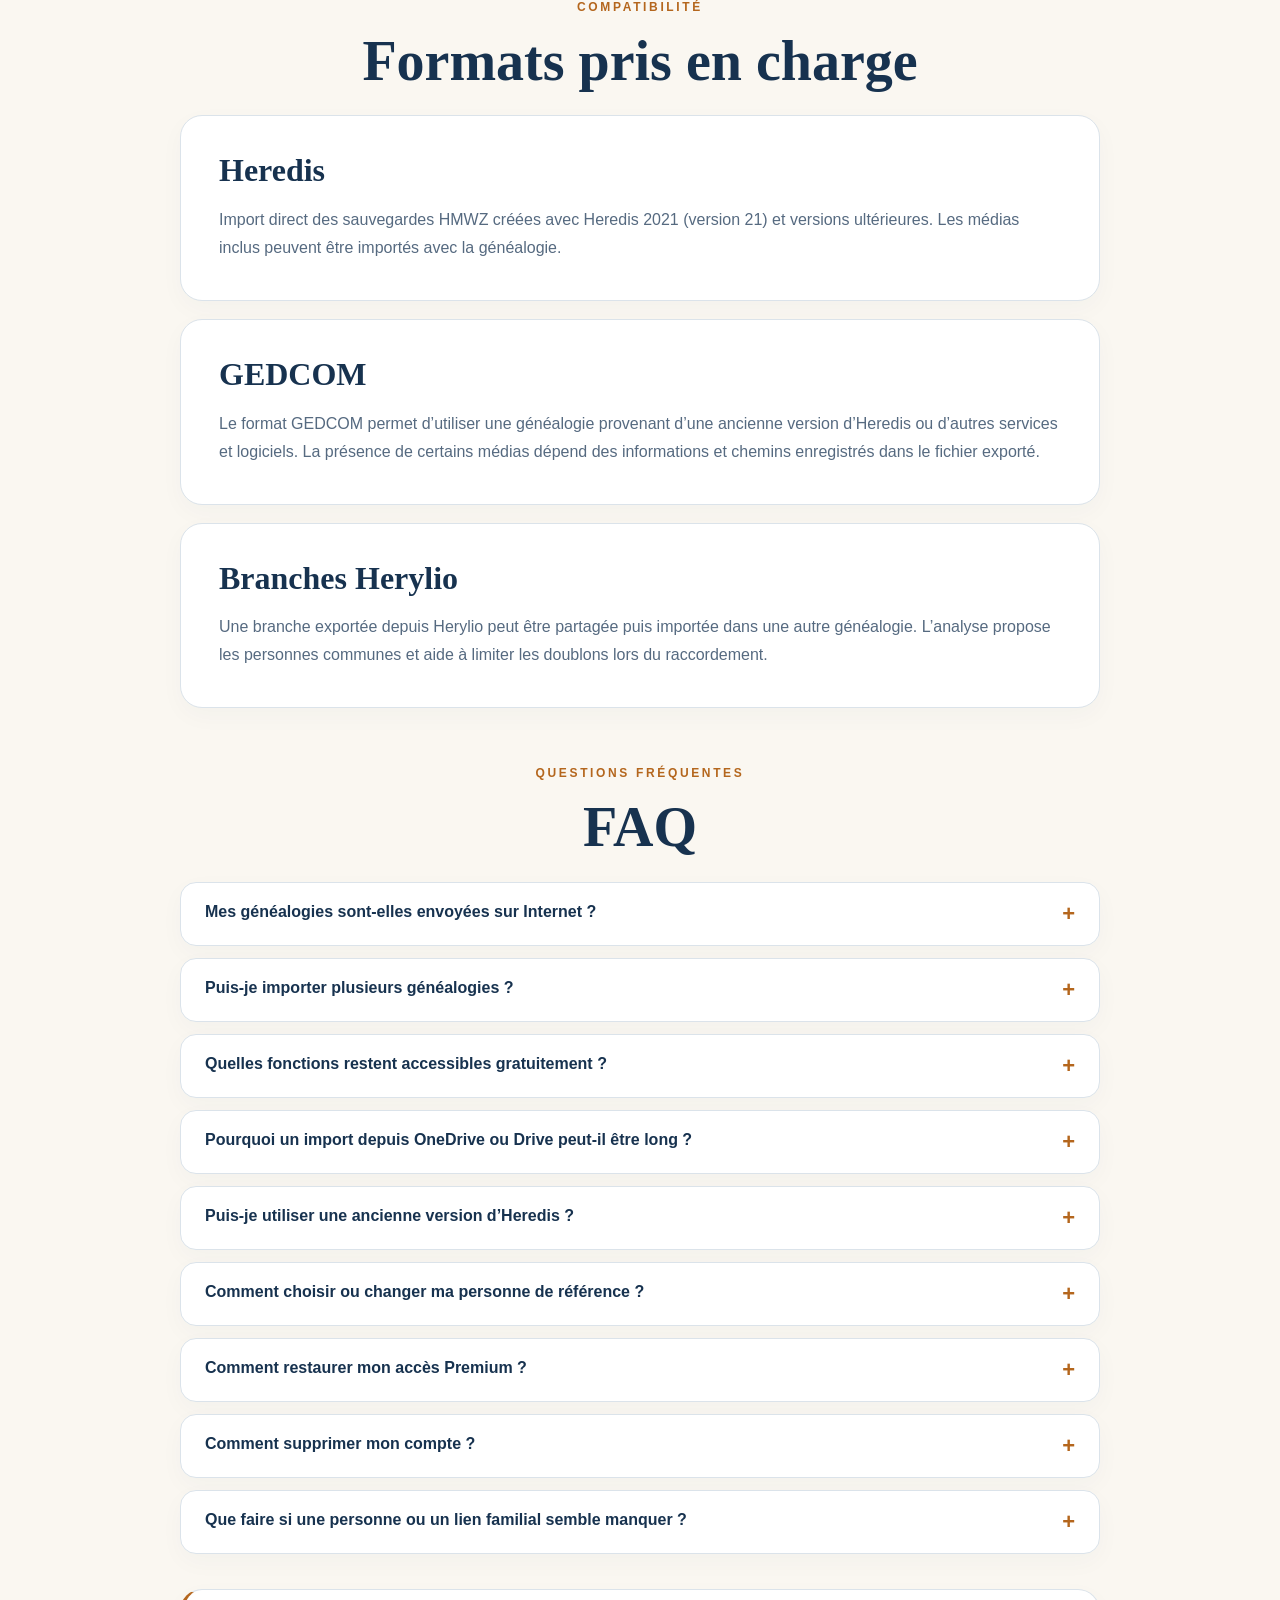
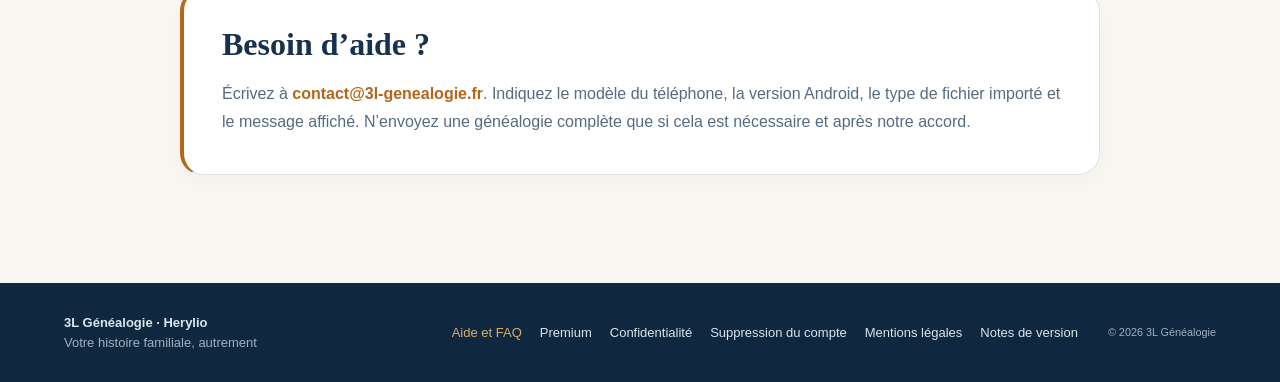
<file: aide.html>
<!doctype html>
<html lang="fr">
<head>
  <meta charset="utf-8"><meta name="viewport" content="width=device-width,initial-scale=1">
  <meta name="description" content="Tutoriel, formats compatibles et réponses aux questions fréquentes sur Herylio.">
  <title>Aide et premiers pas — Herylio</title>
  <link rel="icon" type="image/png" sizes="32x32" href="assets/favicon-32.png"><link rel="apple-touch-icon" sizes="180x180" href="assets/apple-touch-icon.png"><link rel="stylesheet" href="styles.css"><link rel="stylesheet" href="legal.css">
</head>
<body class="legal-page">
<header class="top"><a class="brand" href="index.html"><img src="assets/herylio-logo.png" alt="Logo Herylio"><span><b>3L Généalogie</b><small>Herylio</small></span></a><a class="back-link" href="index.html">← Retour à l’accueil</a></header>
<main class="legal-main">
  <div class="legal-heading"><p class="eyebrow">AIDE ET PREMIERS PAS</p><h1>Bien démarrer avec Herylio</h1><p>De l’import de votre fichier à l’exploration de votre histoire familiale.</p></div>

  <section class="legal-card"><h2>1. Préparer votre fichier</h2><p>Herylio peut importer un fichier GEDCOM ou une sauvegarde Heredis HMWZ. L’import direct HMWZ est compatible avec Heredis 2021 (version 21) et les versions suivantes. Pour une version antérieure d’Heredis, Geneanet, Généatique ou un autre logiciel, exportez votre généalogie au format GEDCOM.</p><p>Pour découvrir l’application sans utiliser vos données personnelles, vous pouvez télécharger notre <a href="assets/Fichier%20Exemple%202027.hmwz" download="Fichier Exemple 2027.hmwz">généalogie fictive de démonstration au format HMWZ</a>.</p></section>
  <section class="legal-card"><h2>2. Importer une généalogie</h2><p>Depuis Herylio, choisissez l’import GEDCOM ou Heredis HMWZ, puis sélectionnez le fichier enregistré sur votre téléphone, Google Drive ou OneDrive. Pour un fichier HMWZ volumineux contenant beaucoup de médias, le téléchargement et la préparation peuvent prendre plusieurs minutes : laissez l’application ouverte jusqu’à la fin de l’opération.</p></section>
  <section class="legal-card"><h2>3. Choisir votre personne de référence</h2><p>Après l’import, indiquez qui vous êtes dans la généalogie. Herylio pourra alors calculer vos liens de parenté, personnaliser l’accueil et présenter les personnes selon leur proximité familiale.</p></section>
  <section class="legal-card"><h2>4. Explorer votre famille</h2><p>Ouvrez une fiche pour consulter les parents, unions, enfants, événements, lieux, médias et sources. Utilisez ensuite les arbres ascendants ou descendants, la parenté, les cartes, les statistiques, les anniversaires et les autres outils de découverte.</p></section>
  <section class="legal-card"><h2>5. Mettre à jour et partager</h2><p>Vous pouvez importer une nouvelle version de votre généalogie, conserver les médias déjà rattachés, créer des fiches ou documents familiaux et partager une branche Herylio. Avant une mise à jour importante, conservez toujours une copie de votre fichier d’origine.</p></section>

  <div class="legal-heading section-heading"><p class="eyebrow">COMPATIBILITÉ</p><h2>Formats pris en charge</h2></div>
  <section class="legal-card"><h2>Heredis</h2><p>Import direct des sauvegardes HMWZ créées avec Heredis 2021 (version 21) et versions ultérieures. Les médias inclus peuvent être importés avec la généalogie.</p></section>
  <section class="legal-card"><h2>GEDCOM</h2><p>Le format GEDCOM permet d’utiliser une généalogie provenant d’une ancienne version d’Heredis ou d’autres services et logiciels. La présence de certains médias dépend des informations et chemins enregistrés dans le fichier exporté.</p></section>
  <section class="legal-card"><h2>Branches Herylio</h2><p>Une branche exportée depuis Herylio peut être partagée puis importée dans une autre généalogie. L’analyse propose les personnes communes et aide à limiter les doublons lors du raccordement.</p></section>

  <div class="legal-heading section-heading"><p class="eyebrow">QUESTIONS FRÉQUENTES</p><h2>FAQ</h2></div>
  <details class="faq-item"><summary>Mes généalogies sont-elles envoyées sur Internet ?</summary><p>Non. Les généalogies et les médias importés sont conservés localement sur votre appareil. Seuls les services que vous déclenchez volontairement, comme la connexion au compte, la cartographie ou certaines fonctions en ligne, échangent les données strictement nécessaires à leur fonctionnement.</p></details>
  <details class="faq-item"><summary>Puis-je importer plusieurs généalogies ?</summary><p>Le mode gratuit permet de conserver une généalogie sans limite de personnes. Avec Herylio Premium, vous pouvez ajouter plusieurs généalogies distinctes et passer de l’une à l’autre depuis le menu prévu à cet effet.</p></details>
  <details class="faq-item"><summary>Quelles fonctions restent accessibles gratuitement ?</summary><p>Vous pouvez importer et consulter une généalogie, rechercher des personnes, parcourir leurs fiches, familles, événements, médias et sources, consulter les anniversaires, afficher les arbres jusqu’à 4 générations et calculer les liens de parenté directs. Les arbres étendus, les parentés par alliance ou élargies et les autres outils avancés nécessitent Herylio Premium.</p></details>
  <details class="faq-item"><summary>Pourquoi un import depuis OneDrive ou Drive peut-il être long ?</summary><p>Le fichier doit d’abord être téléchargé sur l’appareil. Un HMWZ de plusieurs centaines de mégaoctets, contenant de nombreuses photos, peut demander plusieurs minutes selon la connexion. Ne fermez pas Herylio pendant cette étape.</p></details>
  <details class="faq-item"><summary>Puis-je utiliser une ancienne version d’Heredis ?</summary><p>Oui, en exportant la généalogie au format GEDCOM. L’import direct HMWZ est prévu pour Heredis 2021/version 21 et les versions suivantes.</p></details>
  <details class="faq-item"><summary>Comment choisir ou changer ma personne de référence ?</summary><p>Utilisez la fonction « Qui êtes-vous ? » ou le réglage de la personne de référence. Ce choix sert aux calculs de parenté et à la personnalisation de l’accueil.</p></details>
  <details class="faq-item"><summary>Comment restaurer mon accès Premium ?</summary><p>Connectez-vous avec le compte utilisé pour l’achat, puis utilisez la fonction de restauration proposée par Herylio. Les achats restent gérés par la boutique d’applications.</p></details>
  <details class="faq-item"><summary>Comment supprimer mon compte ?</summary><p>Consultez la <a href="suppression-compte.html">page de suppression du compte</a>. Les généalogies locales peuvent être supprimées séparément depuis l’application ou les réglages de l’appareil.</p></details>
  <details class="faq-item"><summary>Que faire si une personne ou un lien familial semble manquer ?</summary><p>Vérifiez d’abord les relations présentes dans le fichier d’origine. En cas de difficulté persistante, contactez-nous en précisant le format importé, la version d’Heredis éventuelle et les étapes permettant de reproduire le problème, sans envoyer de données familiales sensibles inutilement.</p></details>

  <section class="legal-card support-card"><h2>Besoin d’aide ?</h2><p>Écrivez à <a href="mailto:contact@3l-genealogie.fr">contact@3l-genealogie.fr</a>. Indiquez le modèle du téléphone, la version Android, le type de fichier importé et le message affiché. N’envoyez une généalogie complète que si cela est nécessaire et après notre accord.</p></section>
</main>
<footer><div><b>3L Généalogie · Herylio</b><span>Votre histoire familiale, autrement</span></div><div><a href="aide.html" aria-current="page">Aide et FAQ</a><a href="premium.html">Premium</a><a href="confidentialite.html">Confidentialité</a><a href="suppression-compte.html">Suppression du compte</a><a href="mentions-legales.html">Mentions légales</a><a href="notes-version.html">Notes de version</a></div><small>© 2026 3L Généalogie</small></footer>
</body></html>
</file>
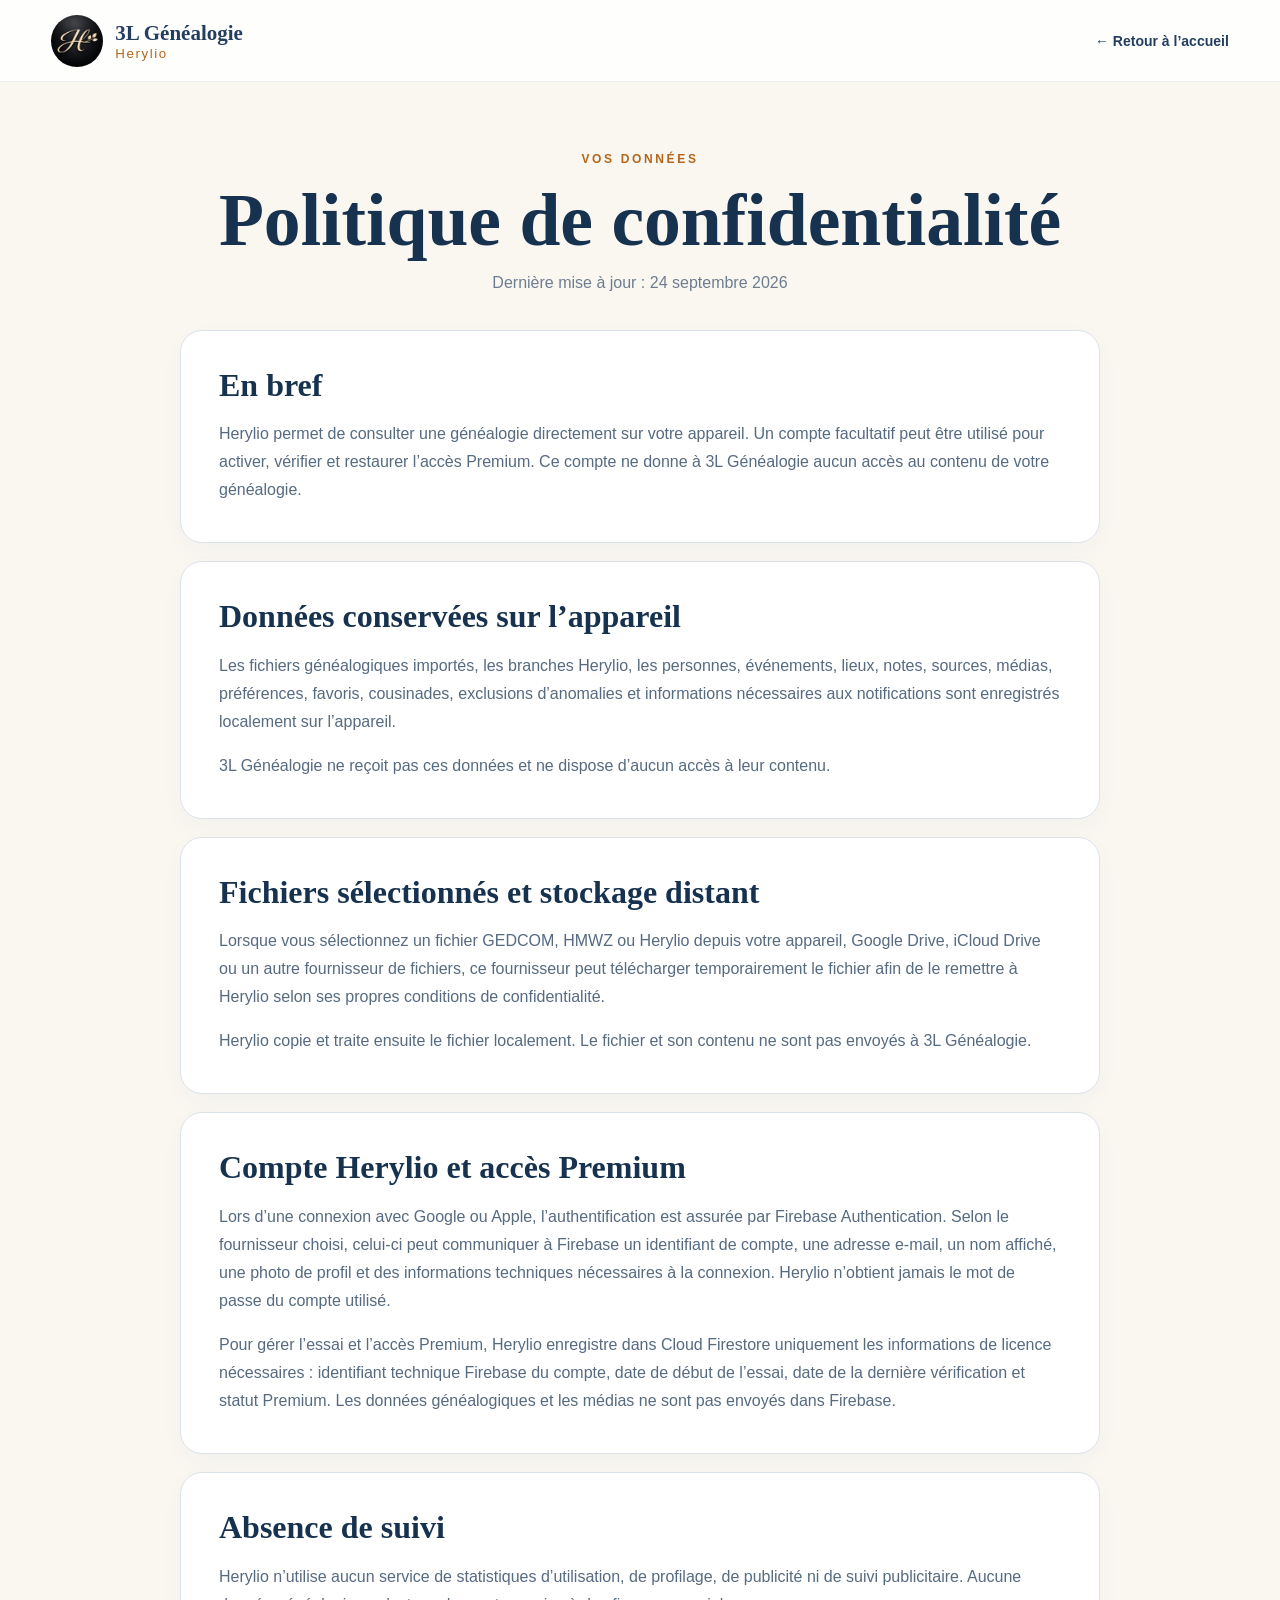
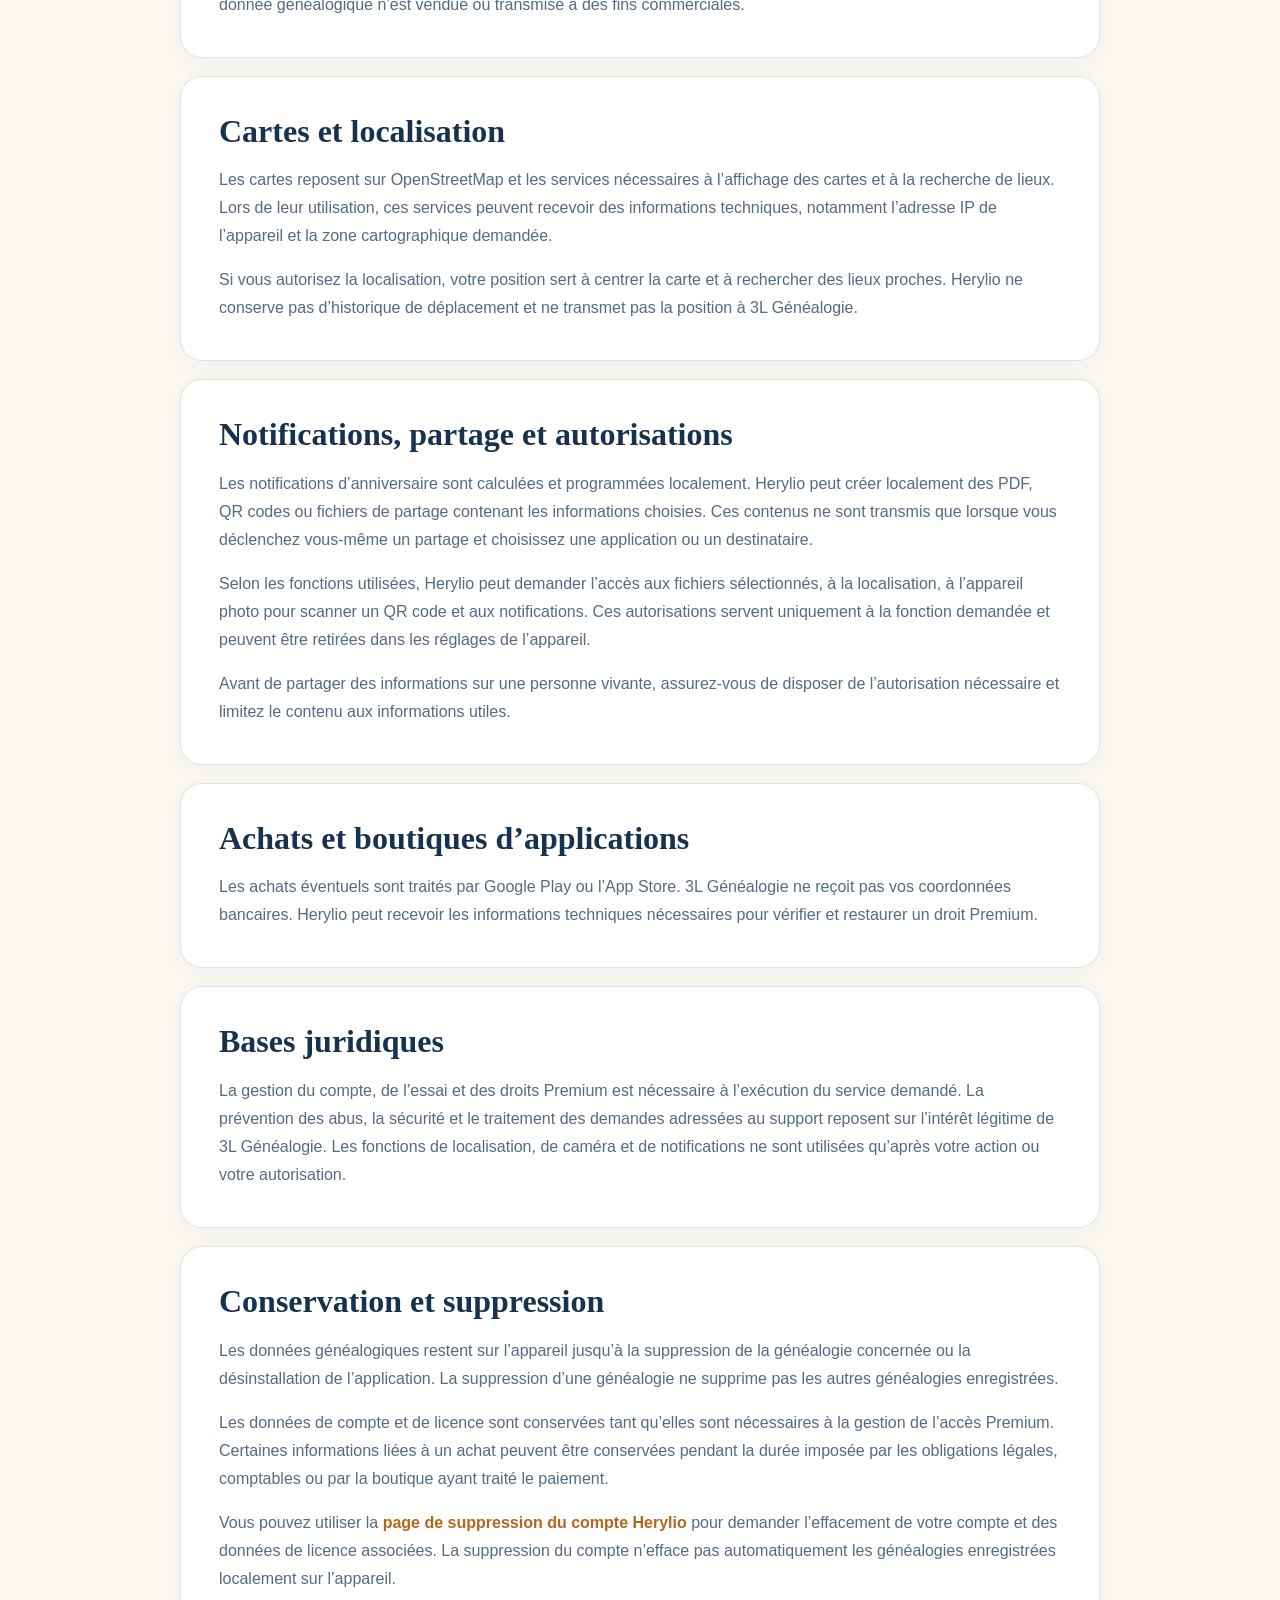
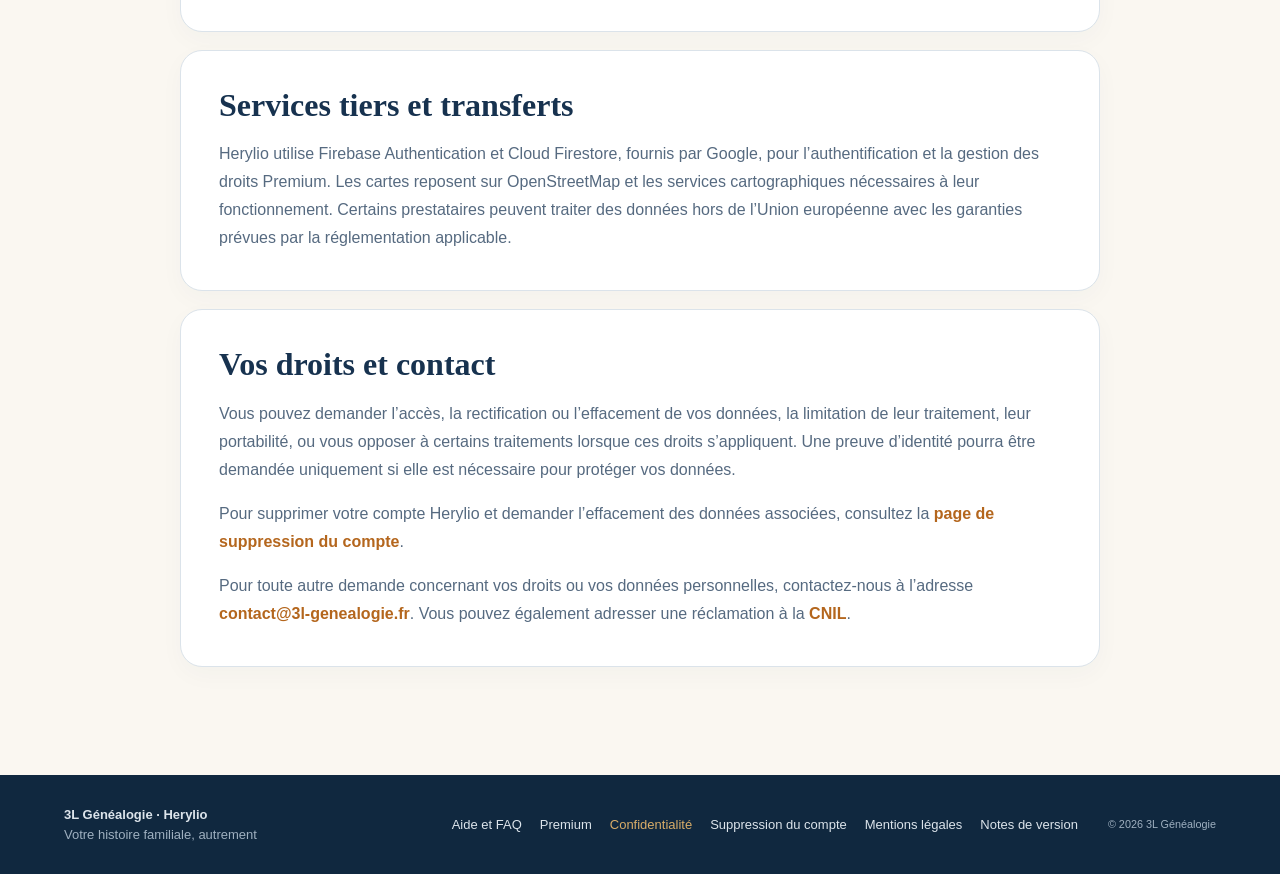
<file: confidentialite.html>
<!doctype html><html lang="fr"><head><meta charset="utf-8"><meta name="viewport" content="width=device-width,initial-scale=1"><meta name="description" content="Politique de confidentialité de l’application Herylio."><title>Confidentialité — Herylio</title><link rel="icon" type="image/png" sizes="32x32" href="assets/favicon-32.png"><link rel="apple-touch-icon" sizes="180x180" href="assets/apple-touch-icon.png"><link rel="stylesheet" href="styles.css"><link rel="stylesheet" href="legal.css"></head><body class="legal-page">
<header class="top"><a class="brand" href="index.html"><img src="assets/herylio-logo.png" alt="Logo Herylio"><span><b>3L Généalogie</b><small>Herylio</small></span></a><a class="back-link" href="index.html">← Retour à l’accueil</a></header>
<main class="legal-main"><div class="legal-heading"><p class="eyebrow">VOS DONNÉES</p><h1>Politique de confidentialité</h1><p>Dernière mise à jour : 24 septembre 2026</p></div>
<section class="legal-card"><h2>En bref</h2><p>Herylio permet de consulter une généalogie directement sur votre appareil. Un compte facultatif peut être utilisé pour activer, vérifier et restaurer l’accès Premium. Ce compte ne donne à 3L Généalogie aucun accès au contenu de votre généalogie.</p></section>
<section class="legal-card"><h2>Données conservées sur l’appareil</h2><p>Les fichiers généalogiques importés, les branches Herylio, les personnes, événements, lieux, notes, sources, médias, préférences, favoris, cousinades, exclusions d’anomalies et informations nécessaires aux notifications sont enregistrés localement sur l’appareil.</p><p>3L Généalogie ne reçoit pas ces données et ne dispose d’aucun accès à leur contenu.</p></section>
<section class="legal-card"><h2>Fichiers sélectionnés et stockage distant</h2><p>Lorsque vous sélectionnez un fichier GEDCOM, HMWZ ou Herylio depuis votre appareil, Google Drive, iCloud Drive ou un autre fournisseur de fichiers, ce fournisseur peut télécharger temporairement le fichier afin de le remettre à Herylio selon ses propres conditions de confidentialité.</p><p>Herylio copie et traite ensuite le fichier localement. Le fichier et son contenu ne sont pas envoyés à 3L Généalogie.</p></section>
<section class="legal-card"><h2>Compte Herylio et accès Premium</h2><p>Lors d’une connexion avec Google ou Apple, l’authentification est assurée par Firebase Authentication. Selon le fournisseur choisi, celui-ci peut communiquer à Firebase un identifiant de compte, une adresse e-mail, un nom affiché, une photo de profil et des informations techniques nécessaires à la connexion. Herylio n’obtient jamais le mot de passe du compte utilisé.</p><p>Pour gérer l’essai et l’accès Premium, Herylio enregistre dans Cloud Firestore uniquement les informations de licence nécessaires : identifiant technique Firebase du compte, date de début de l’essai, date de la dernière vérification et statut Premium. Les données généalogiques et les médias ne sont pas envoyés dans Firebase.</p></section>
<section class="legal-card"><h2>Absence de suivi</h2><p>Herylio n’utilise aucun service de statistiques d’utilisation, de profilage, de publicité ni de suivi publicitaire. Aucune donnée généalogique n’est vendue ou transmise à des fins commerciales.</p></section>
<section class="legal-card"><h2>Cartes et localisation</h2><p>Les cartes reposent sur OpenStreetMap et les services nécessaires à l’affichage des cartes et à la recherche de lieux. Lors de leur utilisation, ces services peuvent recevoir des informations techniques, notamment l’adresse IP de l’appareil et la zone cartographique demandée.</p><p>Si vous autorisez la localisation, votre position sert à centrer la carte et à rechercher des lieux proches. Herylio ne conserve pas d’historique de déplacement et ne transmet pas la position à 3L Généalogie.</p></section>
<section class="legal-card"><h2>Notifications, partage et autorisations</h2><p>Les notifications d’anniversaire sont calculées et programmées localement. Herylio peut créer localement des PDF, QR codes ou fichiers de partage contenant les informations choisies. Ces contenus ne sont transmis que lorsque vous déclenchez vous-même un partage et choisissez une application ou un destinataire.</p><p>Selon les fonctions utilisées, Herylio peut demander l’accès aux fichiers sélectionnés, à la localisation, à l’appareil photo pour scanner un QR code et aux notifications. Ces autorisations servent uniquement à la fonction demandée et peuvent être retirées dans les réglages de l’appareil.</p><p>Avant de partager des informations sur une personne vivante, assurez-vous de disposer de l’autorisation nécessaire et limitez le contenu aux informations utiles.</p></section>
<section class="legal-card"><h2>Achats et boutiques d’applications</h2><p>Les achats éventuels sont traités par Google Play ou l’App Store. 3L Généalogie ne reçoit pas vos coordonnées bancaires. Herylio peut recevoir les informations techniques nécessaires pour vérifier et restaurer un droit Premium.</p></section>
<section class="legal-card"><h2>Bases juridiques</h2><p>La gestion du compte, de l’essai et des droits Premium est nécessaire à l’exécution du service demandé. La prévention des abus, la sécurité et le traitement des demandes adressées au support reposent sur l’intérêt légitime de 3L Généalogie. Les fonctions de localisation, de caméra et de notifications ne sont utilisées qu’après votre action ou votre autorisation.</p></section>
<section class="legal-card"><h2>Conservation et suppression</h2><p>Les données généalogiques restent sur l’appareil jusqu’à la suppression de la généalogie concernée ou la désinstallation de l’application. La suppression d’une généalogie ne supprime pas les autres généalogies enregistrées.</p><p>Les données de compte et de licence sont conservées tant qu’elles sont nécessaires à la gestion de l’accès Premium. Certaines informations liées à un achat peuvent être conservées pendant la durée imposée par les obligations légales, comptables ou par la boutique ayant traité le paiement.</p><p>Vous pouvez utiliser la <a href="suppression-compte.html">page de suppression du compte Herylio</a> pour demander l’effacement de votre compte et des données de licence associées. La suppression du compte n’efface pas automatiquement les généalogies enregistrées localement sur l’appareil.</p></section>
<section class="legal-card"><h2>Services tiers et transferts</h2><p>Herylio utilise Firebase Authentication et Cloud Firestore, fournis par Google, pour l’authentification et la gestion des droits Premium. Les cartes reposent sur OpenStreetMap et les services cartographiques nécessaires à leur fonctionnement. Certains prestataires peuvent traiter des données hors de l’Union européenne avec les garanties prévues par la réglementation applicable.</p></section>
<section class="legal-card"><h2>Vos droits et contact</h2><p>Vous pouvez demander l’accès, la rectification ou l’effacement de vos données, la limitation de leur traitement, leur portabilité, ou vous opposer à certains traitements lorsque ces droits s’appliquent. Une preuve d’identité pourra être demandée uniquement si elle est nécessaire pour protéger vos données.</p><p>Pour supprimer votre compte Herylio et demander l’effacement des données associées, consultez la <a href="suppression-compte.html">page de suppression du compte</a>.</p><p>Pour toute autre demande concernant vos droits ou vos données personnelles, contactez-nous à l’adresse <a href="mailto:contact@3l-genealogie.fr">contact@3l-genealogie.fr</a>. Vous pouvez également adresser une réclamation à la <a href="https://www.cnil.fr/" rel="noopener noreferrer">CNIL</a>.</p></section></main>
<footer><div><b>3L Généalogie · Herylio</b><span>Votre histoire familiale, autrement</span></div><div><a href="aide.html">Aide et FAQ</a><a href="premium.html">Premium</a><a href="confidentialite.html" aria-current="page">Confidentialité</a><a href="suppression-compte.html">Suppression du compte</a><a href="mentions-legales.html">Mentions légales</a><a href="notes-version.html">Notes de version</a></div><small>© 2026 3L Généalogie</small></footer></body></html>
</file>
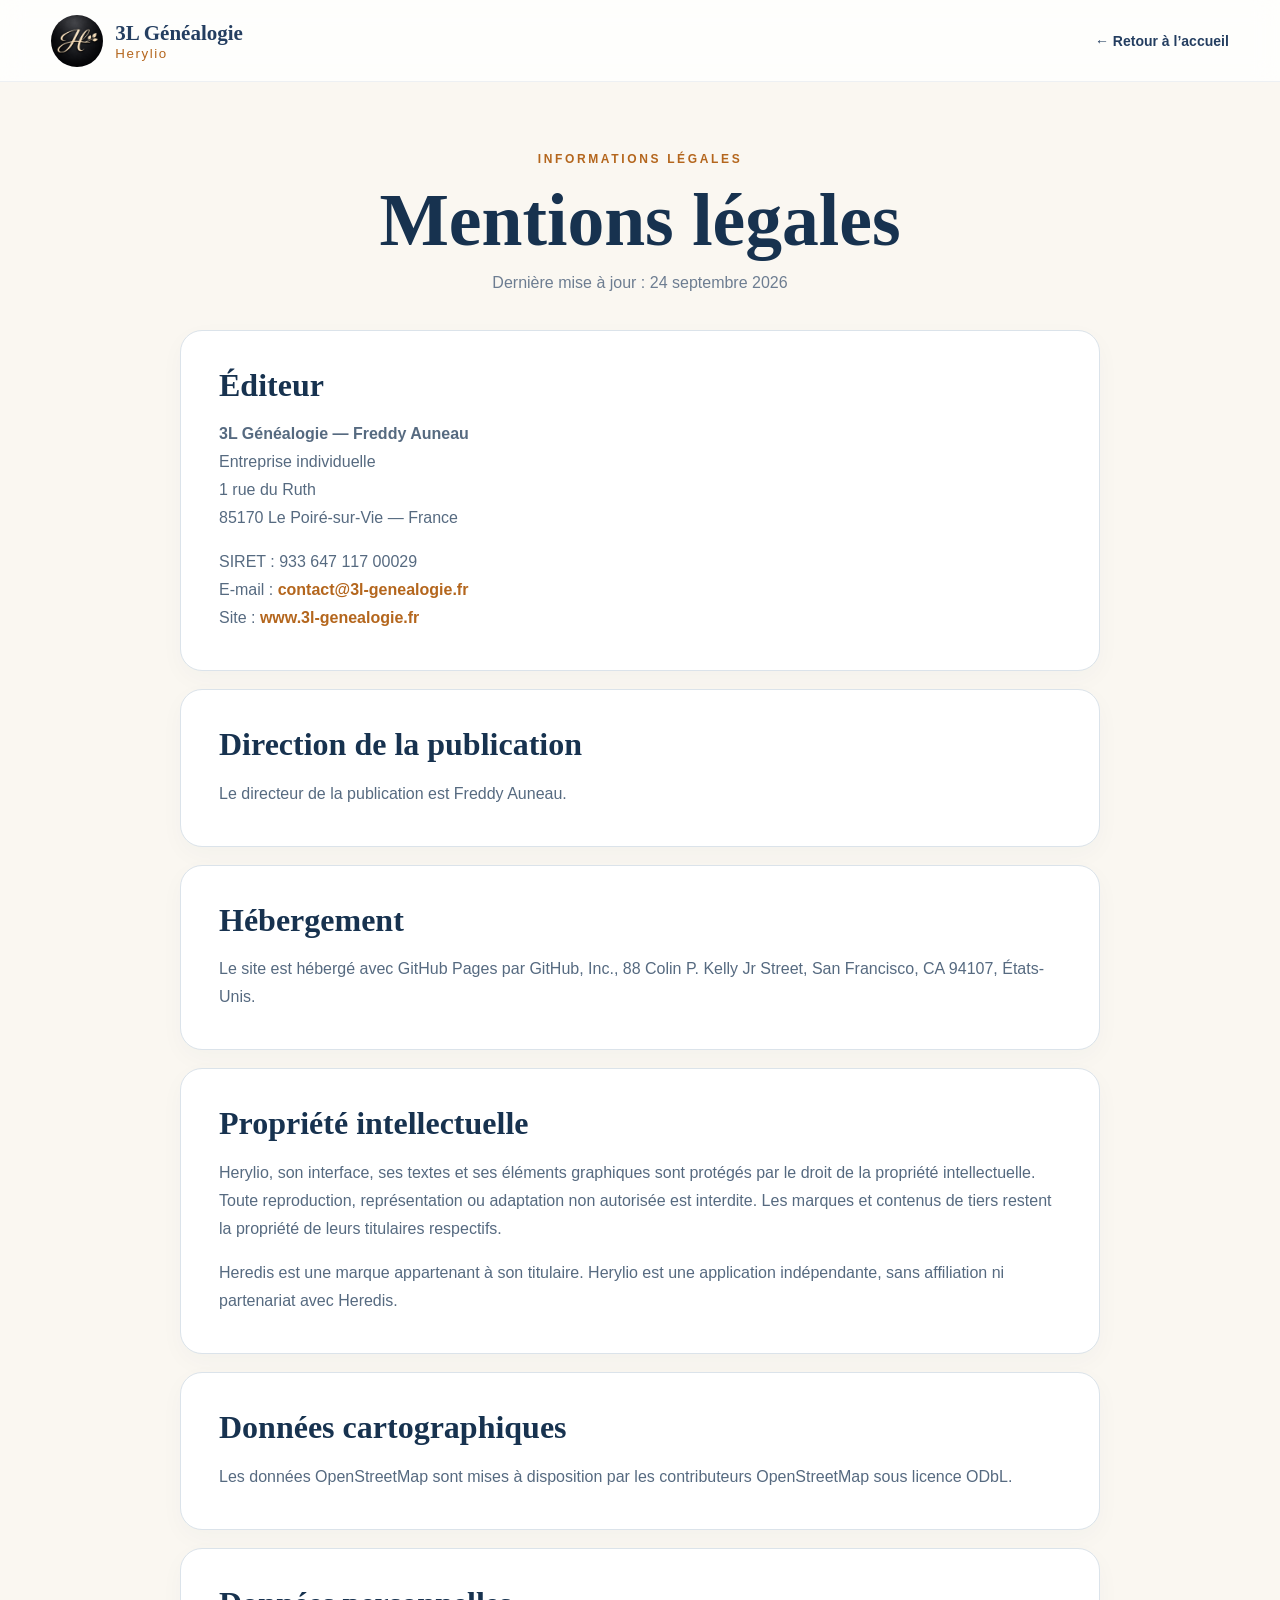
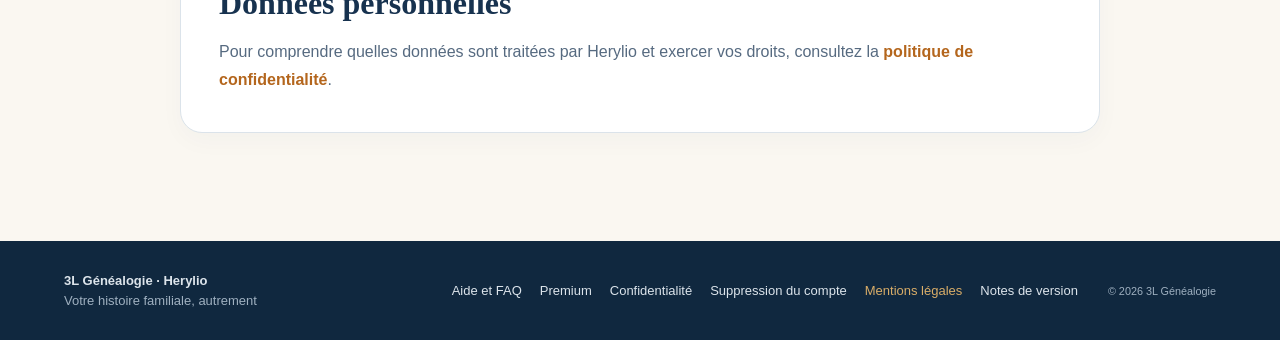
<file: mentions-legales.html>
<!doctype html><html lang="fr"><head><meta charset="utf-8"><meta name="viewport" content="width=device-width,initial-scale=1"><meta name="description" content="Mentions légales du site et de l’application Herylio."><title>Mentions légales — Herylio</title><link rel="icon" type="image/png" sizes="32x32" href="assets/favicon-32.png"><link rel="apple-touch-icon" sizes="180x180" href="assets/apple-touch-icon.png"><link rel="stylesheet" href="styles.css"><link rel="stylesheet" href="legal.css"></head><body class="legal-page">
<header class="top"><a class="brand" href="index.html"><img src="assets/herylio-logo.png" alt="Logo Herylio"><span><b>3L Généalogie</b><small>Herylio</small></span></a><a class="back-link" href="index.html">← Retour à l’accueil</a></header>
<main class="legal-main"><div class="legal-heading"><p class="eyebrow">INFORMATIONS LÉGALES</p><h1>Mentions légales</h1><p>Dernière mise à jour : 24 septembre 2026</p></div>
<section class="legal-card"><h2>Éditeur</h2><p><strong>3L Généalogie — Freddy Auneau</strong><br>Entreprise individuelle<br>1 rue du Ruth<br>85170 Le Poiré-sur-Vie — France</p><p>SIRET : 933 647 117 00029<br>E-mail : <a href="mailto:contact@3l-genealogie.fr">contact@3l-genealogie.fr</a><br>Site : <a href="https://www.3l-genealogie.fr/">www.3l-genealogie.fr</a></p></section>
<section class="legal-card"><h2>Direction de la publication</h2><p>Le directeur de la publication est Freddy Auneau.</p></section><section class="legal-card"><h2>Hébergement</h2><p>Le site est hébergé avec GitHub Pages par GitHub, Inc., 88 Colin P. Kelly Jr Street, San Francisco, CA 94107, États-Unis.</p></section><section class="legal-card"><h2>Propriété intellectuelle</h2><p>Herylio, son interface, ses textes et ses éléments graphiques sont protégés par le droit de la propriété intellectuelle. Toute reproduction, représentation ou adaptation non autorisée est interdite. Les marques et contenus de tiers restent la propriété de leurs titulaires respectifs.</p><p>Heredis est une marque appartenant à son titulaire. Herylio est une application indépendante, sans affiliation ni partenariat avec Heredis.</p></section><section class="legal-card"><h2>Données cartographiques</h2><p>Les données OpenStreetMap sont mises à disposition par les contributeurs OpenStreetMap sous licence ODbL.</p></section><section class="legal-card"><h2>Données personnelles</h2><p>Pour comprendre quelles données sont traitées par Herylio et exercer vos droits, consultez la <a href="confidentialite.html">politique de confidentialité</a>.</p></section></main>
<footer><div><b>3L Généalogie · Herylio</b><span>Votre histoire familiale, autrement</span></div><div><a href="aide.html">Aide et FAQ</a><a href="premium.html">Premium</a><a href="confidentialite.html">Confidentialité</a><a href="suppression-compte.html">Suppression du compte</a><a href="mentions-legales.html" aria-current="page">Mentions légales</a><a href="notes-version.html">Notes de version</a></div><small>© 2026 3L Généalogie</small></footer></body></html>
</file>
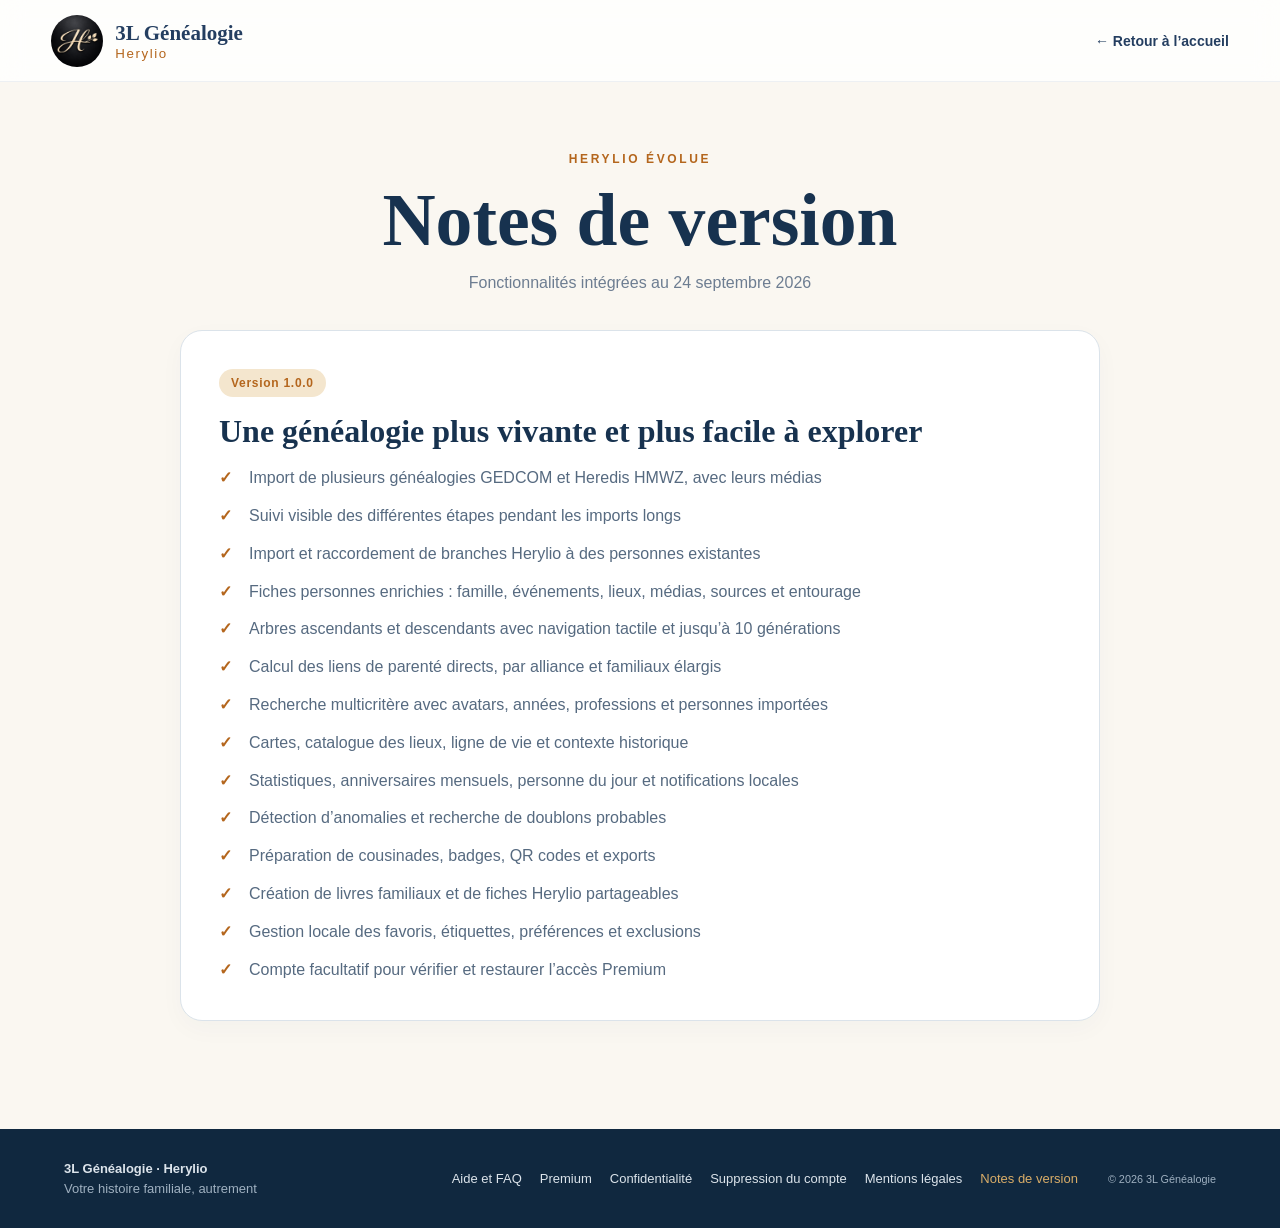
<file: notes-version.html>
<!doctype html><html lang="fr"><head><meta charset="utf-8"><meta name="viewport" content="width=device-width,initial-scale=1"><meta name="description" content="Fonctionnalités et notes de version de Herylio."><title>Notes de version — Herylio</title><link rel="icon" type="image/png" sizes="32x32" href="assets/favicon-32.png"><link rel="apple-touch-icon" sizes="180x180" href="assets/apple-touch-icon.png"><link rel="stylesheet" href="styles.css"><link rel="stylesheet" href="legal.css"></head><body class="legal-page">
<header class="top"><a class="brand" href="index.html"><img src="assets/herylio-logo.png" alt="Logo Herylio"><span><b>3L Généalogie</b><small>Herylio</small></span></a><a class="back-link" href="index.html">← Retour à l’accueil</a></header>
<main class="legal-main"><div class="legal-heading"><p class="eyebrow">HERYLIO ÉVOLUE</p><h1>Notes de version</h1><p>Fonctionnalités intégrées au 24 septembre 2026</p></div><article class="release-card"><div class="release-label">Version 1.0.0</div><h2>Une généalogie plus vivante et plus facile à explorer</h2><ul><li>Import de plusieurs généalogies GEDCOM et Heredis HMWZ, avec leurs médias</li><li>Suivi visible des différentes étapes pendant les imports longs</li><li>Import et raccordement de branches Herylio à des personnes existantes</li><li>Fiches personnes enrichies : famille, événements, lieux, médias, sources et entourage</li><li>Arbres ascendants et descendants avec navigation tactile et jusqu’à 10 générations</li><li>Calcul des liens de parenté directs, par alliance et familiaux élargis</li><li>Recherche multicritère avec avatars, années, professions et personnes importées</li><li>Cartes, catalogue des lieux, ligne de vie et contexte historique</li><li>Statistiques, anniversaires mensuels, personne du jour et notifications locales</li><li>Détection d’anomalies et recherche de doublons probables</li><li>Préparation de cousinades, badges, QR codes et exports</li><li>Création de livres familiaux et de fiches Herylio partageables</li><li>Gestion locale des favoris, étiquettes, préférences et exclusions</li><li>Compte facultatif pour vérifier et restaurer l’accès Premium</li></ul></article></main>
<footer><div><b>3L Généalogie · Herylio</b><span>Votre histoire familiale, autrement</span></div><div><a href="aide.html">Aide et FAQ</a><a href="premium.html">Premium</a><a href="confidentialite.html">Confidentialité</a><a href="suppression-compte.html">Suppression du compte</a><a href="mentions-legales.html">Mentions légales</a><a href="notes-version.html" aria-current="page">Notes de version</a></div><small>© 2026 3L Généalogie</small></footer></body></html>
</file>
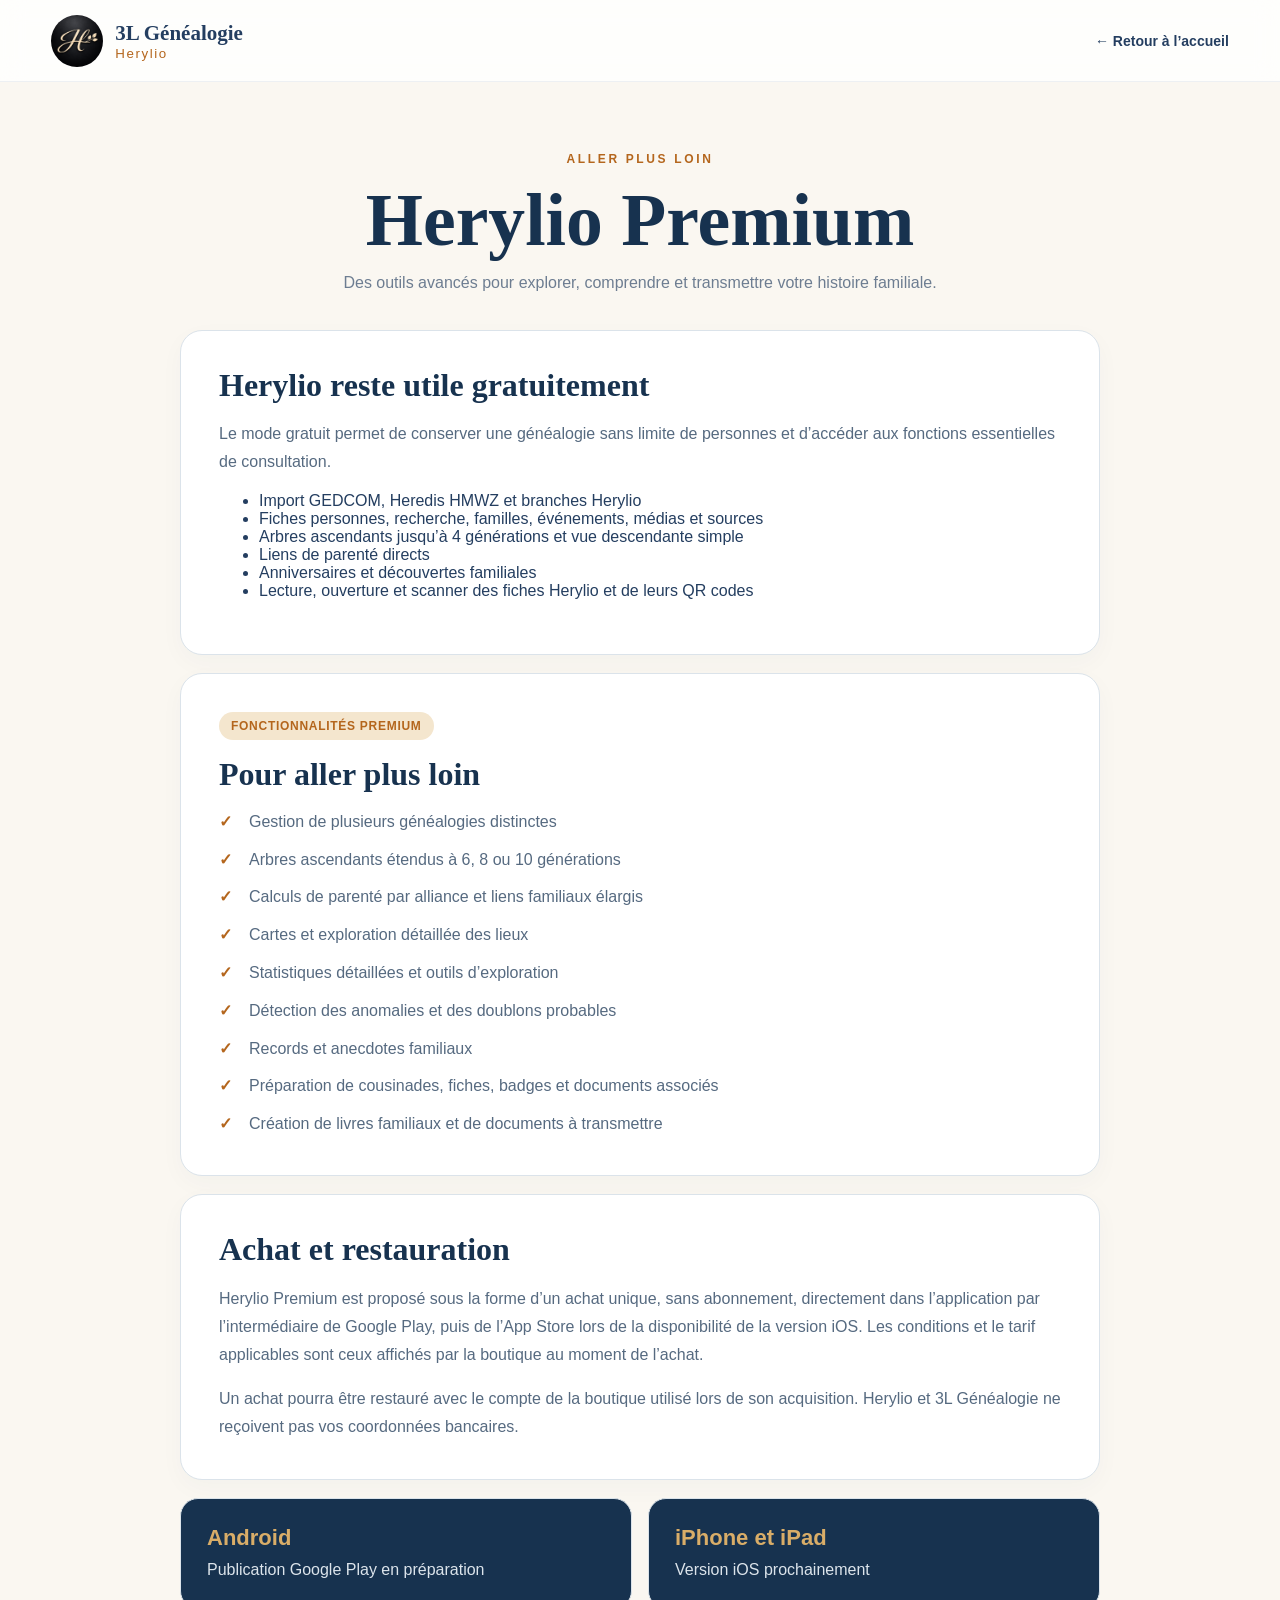
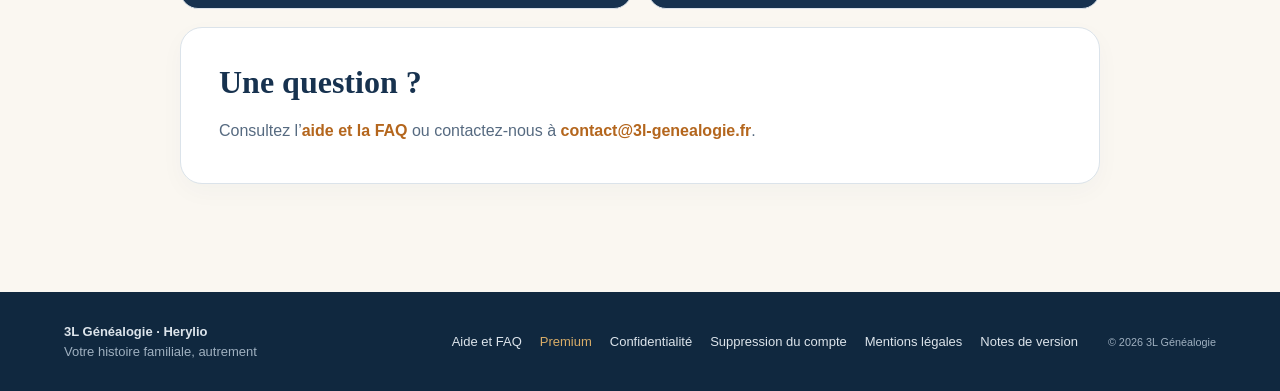
<file: premium.html>
<!doctype html>
<html lang="fr">
<head>
  <meta charset="utf-8"><meta name="viewport" content="width=device-width,initial-scale=1">
  <meta name="description" content="Découvrez les fonctionnalités avancées proposées avec Herylio Premium.">
  <title>Herylio Premium — Fonctionnalités avancées</title>
  <link rel="icon" type="image/png" sizes="32x32" href="assets/favicon-32.png"><link rel="apple-touch-icon" sizes="180x180" href="assets/apple-touch-icon.png"><link rel="stylesheet" href="styles.css"><link rel="stylesheet" href="legal.css">
</head>
<body class="legal-page">
<header class="top"><a class="brand" href="index.html"><img src="assets/herylio-logo.png" alt="Logo Herylio"><span><b>3L Généalogie</b><small>Herylio</small></span></a><a class="back-link" href="index.html">← Retour à l’accueil</a></header>
<main class="legal-main">
  <div class="legal-heading"><p class="eyebrow">ALLER PLUS LOIN</p><h1>Herylio Premium</h1><p>Des outils avancés pour explorer, comprendre et transmettre votre histoire familiale.</p></div>
  <section class="legal-card"><h2>Herylio reste utile gratuitement</h2><p>Le mode gratuit permet de conserver une généalogie sans limite de personnes et d’accéder aux fonctions essentielles de consultation.</p><ul><li>Import GEDCOM, Heredis HMWZ et branches Herylio</li><li>Fiches personnes, recherche, familles, événements, médias et sources</li><li>Arbres ascendants jusqu’à 4 générations et vue descendante simple</li><li>Liens de parenté directs</li><li>Anniversaires et découvertes familiales</li><li>Lecture, ouverture et scanner des fiches Herylio et de leurs QR codes</li></ul></section>
  <article class="release-card"><div class="release-label">FONCTIONNALITÉS PREMIUM</div><h2>Pour aller plus loin</h2><ul><li>Gestion de plusieurs généalogies distinctes</li><li>Arbres ascendants étendus à 6, 8 ou 10 générations</li><li>Calculs de parenté par alliance et liens familiaux élargis</li><li>Cartes et exploration détaillée des lieux</li><li>Statistiques détaillées et outils d’exploration</li><li>Détection des anomalies et des doublons probables</li><li>Records et anecdotes familiaux</li><li>Préparation de cousinades, fiches, badges et documents associés</li><li>Création de livres familiaux et de documents à transmettre</li></ul></article>
  <section class="legal-card"><h2>Achat et restauration</h2><p>Herylio Premium est proposé sous la forme d’un achat unique, sans abonnement, directement dans l’application par l’intermédiaire de Google Play, puis de l’App Store lors de la disponibilité de la version iOS. Les conditions et le tarif applicables sont ceux affichés par la boutique au moment de l’achat.</p><p>Un achat pourra être restauré avec le compte de la boutique utilisé lors de son acquisition. Herylio et 3L Généalogie ne reçoivent pas vos coordonnées bancaires.</p></section>
  <section class="store-status"><div><strong>Android</strong><span>Publication Google Play en préparation</span></div><div><strong>iPhone et iPad</strong><span>Version iOS prochainement</span></div></section>
  <section class="legal-card"><h2>Une question ?</h2><p>Consultez l’<a href="aide.html">aide et la FAQ</a> ou contactez-nous à <a href="mailto:contact@3l-genealogie.fr">contact@3l-genealogie.fr</a>.</p></section>
</main>
<footer><div><b>3L Généalogie · Herylio</b><span>Votre histoire familiale, autrement</span></div><div><a href="aide.html">Aide et FAQ</a><a href="premium.html" aria-current="page">Premium</a><a href="confidentialite.html">Confidentialité</a><a href="suppression-compte.html">Suppression du compte</a><a href="mentions-legales.html">Mentions légales</a><a href="notes-version.html">Notes de version</a></div><small>© 2026 3L Généalogie</small></footer>
</body></html>
</file>
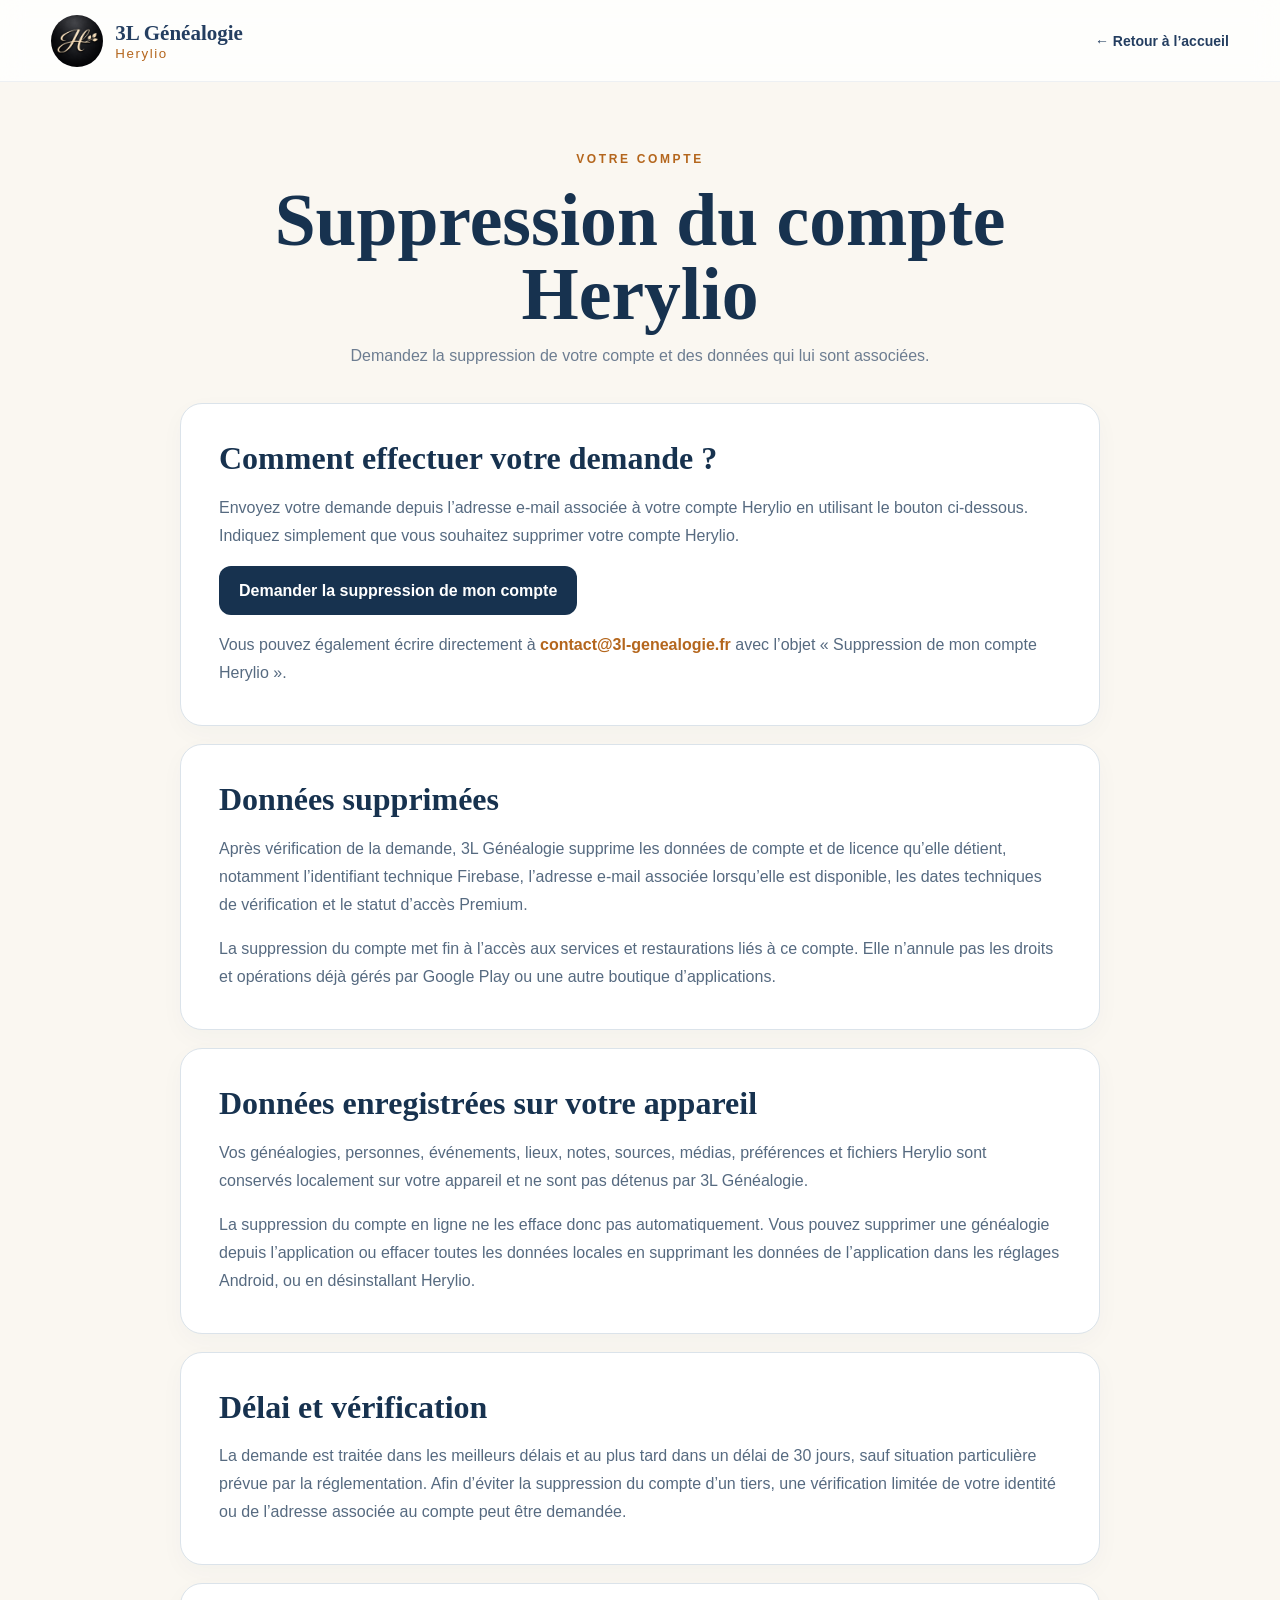
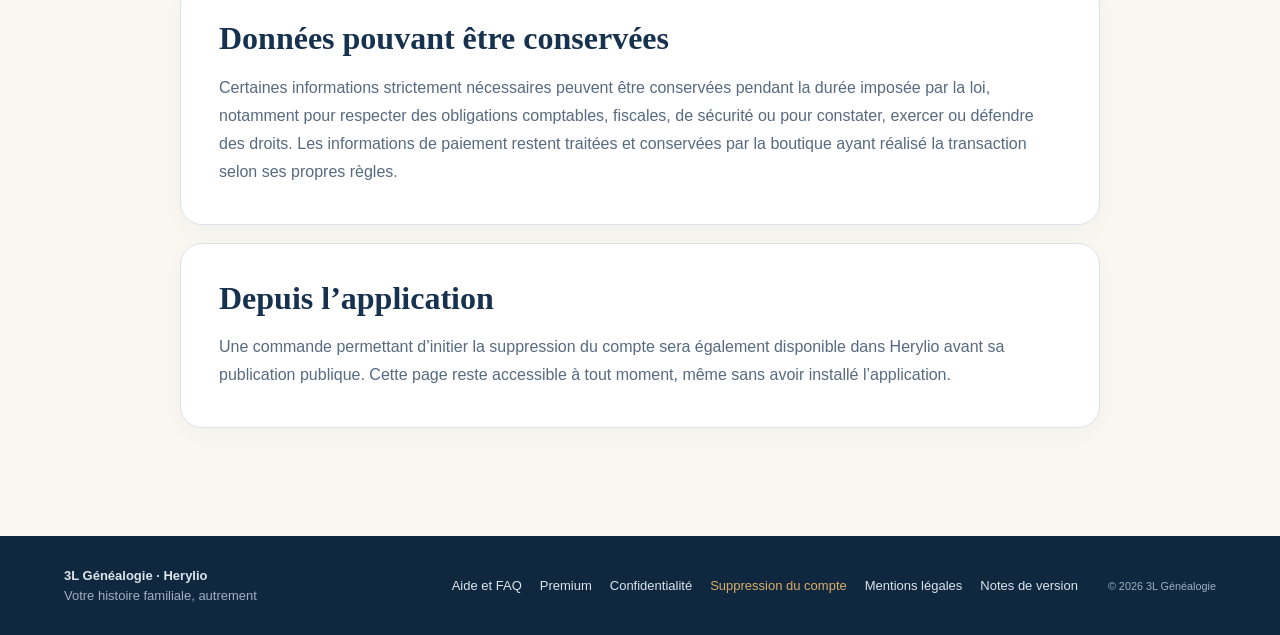
<file: suppression-compte.html>
<!doctype html><html lang="fr"><head><meta charset="utf-8"><meta name="viewport" content="width=device-width,initial-scale=1"><meta name="description" content="Demander la suppression d’un compte Herylio et des données associées."><title>Suppression du compte — Herylio</title><link rel="icon" type="image/png" sizes="32x32" href="assets/favicon-32.png"><link rel="apple-touch-icon" sizes="180x180" href="assets/apple-touch-icon.png"><link rel="stylesheet" href="styles.css"><link rel="stylesheet" href="legal.css"></head><body class="legal-page">
<header class="top"><a class="brand" href="index.html"><img src="assets/herylio-logo.png" alt="Logo Herylio"><span><b>3L Généalogie</b><small>Herylio</small></span></a><a class="back-link" href="index.html">← Retour à l’accueil</a></header>
<main class="legal-main"><div class="legal-heading"><p class="eyebrow">VOTRE COMPTE</p><h1>Suppression du compte Herylio</h1><p>Demandez la suppression de votre compte et des données qui lui sont associées.</p></div>
<section class="legal-card"><h2>Comment effectuer votre demande ?</h2><p>Envoyez votre demande depuis l’adresse e-mail associée à votre compte Herylio en utilisant le bouton ci-dessous. Indiquez simplement que vous souhaitez supprimer votre compte Herylio.</p><p><a class="delete-account-button" href="mailto:contact@3l-genealogie.fr?subject=Suppression%20de%20mon%20compte%20Herylio&amp;body=Bonjour%2C%0A%0AJe%20souhaite%20demander%20la%20suppression%20de%20mon%20compte%20Herylio%20et%20des%20donn%C3%A9es%20qui%20lui%20sont%20associ%C3%A9es.%0A%0AAdresse%20e-mail%20associ%C3%A9e%20au%20compte%20%3A%20%0A%0ACordialement.">Demander la suppression de mon compte</a></p><p>Vous pouvez également écrire directement à <a href="mailto:contact@3l-genealogie.fr">contact@3l-genealogie.fr</a> avec l’objet « Suppression de mon compte Herylio ».</p></section>
<section class="legal-card"><h2>Données supprimées</h2><p>Après vérification de la demande, 3L Généalogie supprime les données de compte et de licence qu’elle détient, notamment l’identifiant technique Firebase, l’adresse e-mail associée lorsqu’elle est disponible, les dates techniques de vérification et le statut d’accès Premium.</p><p>La suppression du compte met fin à l’accès aux services et restaurations liés à ce compte. Elle n’annule pas les droits et opérations déjà gérés par Google Play ou une autre boutique d’applications.</p></section>
<section class="legal-card"><h2>Données enregistrées sur votre appareil</h2><p>Vos généalogies, personnes, événements, lieux, notes, sources, médias, préférences et fichiers Herylio sont conservés localement sur votre appareil et ne sont pas détenus par 3L Généalogie.</p><p>La suppression du compte en ligne ne les efface donc pas automatiquement. Vous pouvez supprimer une généalogie depuis l’application ou effacer toutes les données locales en supprimant les données de l’application dans les réglages Android, ou en désinstallant Herylio.</p></section>
<section class="legal-card"><h2>Délai et vérification</h2><p>La demande est traitée dans les meilleurs délais et au plus tard dans un délai de 30 jours, sauf situation particulière prévue par la réglementation. Afin d’éviter la suppression du compte d’un tiers, une vérification limitée de votre identité ou de l’adresse associée au compte peut être demandée.</p></section>
<section class="legal-card"><h2>Données pouvant être conservées</h2><p>Certaines informations strictement nécessaires peuvent être conservées pendant la durée imposée par la loi, notamment pour respecter des obligations comptables, fiscales, de sécurité ou pour constater, exercer ou défendre des droits. Les informations de paiement restent traitées et conservées par la boutique ayant réalisé la transaction selon ses propres règles.</p></section>
<section class="legal-card"><h2>Depuis l’application</h2><p>Une commande permettant d’initier la suppression du compte sera également disponible dans Herylio avant sa publication publique. Cette page reste accessible à tout moment, même sans avoir installé l’application.</p></section></main>
<footer><div><b>3L Généalogie · Herylio</b><span>Votre histoire familiale, autrement</span></div><div><a href="aide.html">Aide et FAQ</a><a href="premium.html">Premium</a><a href="confidentialite.html">Confidentialité</a><a href="suppression-compte.html" aria-current="page">Suppression du compte</a><a href="mentions-legales.html">Mentions légales</a><a href="notes-version.html">Notes de version</a></div><small>© 2026 3L Généalogie</small></footer></body></html>
</file>
<file: styles.css>
:root{--navy:#243e60;--navy2:#17324f;--copper:#b4661d;--gold:#d9ad68;--cream:#faf7f1;--line:#dbe3ea;--muted:#6d7d91;--white:#fff;--shadow:0 18px 50px #233b5615}*{box-sizing:border-box}html{scroll-behavior:smooth}body{margin:0;color:var(--navy);font-family:Inter,Segoe UI,Arial,sans-serif;background:#fff}h1,h2,h3,p{margin-top:0}h2{font-family:Georgia,serif;font-size:clamp(2rem,3.4vw,3.3rem);line-height:1.05;color:var(--navy2)}a{text-decoration:none;color:inherit}.top{height:82px;display:flex;align-items:center;padding:0 max(4vw,24px);gap:36px;border-bottom:1px solid #edf0f3;background:#fffc;backdrop-filter:blur(12px);position:sticky;top:0;z-index:20}.brand{display:flex;align-items:center;gap:12px;margin-right:auto}.brand img{width:52px;height:52px;object-fit:cover;border-radius:50%}.brand span{display:grid}.brand b{font-family:Georgia,serif;font-size:21px}.brand small{color:var(--copper);letter-spacing:.12em}.top nav{display:flex;gap:28px;font-size:14px}.top nav a:hover{color:var(--copper)}.menu{display:none;border:0;background:none;font-size:24px;color:var(--navy)}.hero{min-height:670px;padding:70px max(5vw,32px);display:grid;grid-template-columns:1.02fr .98fr;align-items:center;overflow:hidden;background:radial-gradient(circle at 80% 30%,#f4e6ce 0,transparent 32%),linear-gradient(125deg,#fff 20%,#faf6ef 100%)}.hero-copy{max-width:680px}.eyebrow{font-size:12px;font-weight:800;letter-spacing:.22em;color:var(--copper);margin-bottom:18px}.hero h1{font-size:clamp(3.2rem,6vw,6.2rem);line-height:.94;letter-spacing:-.045em;margin-bottom:28px;color:var(--navy2)}.hero h1 span{display:block;font-family:cursive;font-weight:500;color:var(--copper);font-size:1.04em;margin-bottom:20px}.lead{font-size:20px;line-height:1.6;max-width:610px;color:#53677f}.actions{display:flex;gap:14px;flex-wrap:wrap;margin:32px 0 20px}.btn{display:inline-flex;padding:15px 24px;border-radius:14px;font-weight:750;transition:.2s}.primary{background:var(--navy);color:white;box-shadow:var(--shadow)}.primary:hover{transform:translateY(-2px);background:var(--navy2)}.secondary{border:1px solid var(--navy);background:#fff9}.note{font-size:13px;letter-spacing:.13em;color:var(--muted)}.phones{height:590px;position:relative}.phone{position:absolute;height:560px;border-radius:34px;filter:drop-shadow(0 24px 25px #18324b35)}.phone.front{right:8%;top:0;transform:rotate(3deg);z-index:2}.phone.back{left:4%;top:70px;transform:rotate(-5deg);opacity:.97}.features{display:grid;grid-template-columns:repeat(6,1fr);gap:12px;padding:24px max(3vw,20px);background:#fff}.features article{padding:26px 18px;border:1px solid #edf0f3;border-radius:20px;text-align:center;background:linear-gradient(#fff,#fcfaf6);box-shadow:0 8px 25px #20395408}.features i{font-style:normal;font-size:31px;color:var(--copper)}.features h3{font-size:16px;margin:14px 0 8px}.features p{font-size:13px;line-height:1.5;color:var(--muted);margin:0}.intro,.book,.about{padding:90px max(6vw,34px);display:grid;grid-template-columns:1fr .8fr;gap:8vw;align-items:center}.intro{background:var(--cream)}.intro>div{max-width:680px}.intro p:not(.eyebrow),.book p:not(.eyebrow),.about p:not(.eyebrow){font-size:17px;line-height:1.7;color:#566a80}.intro>img{height:600px;justify-self:center;filter:drop-shadow(0 24px 35px #1d344b22);border-radius:38px}.compat{display:flex;gap:10px;flex-wrap:wrap;margin-top:30px}.compat span{padding:10px 15px;background:white;border:1px solid var(--line);border-radius:12px;font-weight:700}.showcase{padding:90px max(4vw,28px);background:#fff}.section-head{text-align:center;max-width:720px;margin:0 auto 45px}.section-head>p:last-child{color:var(--muted);font-size:17px}.shots{display:flex;justify-content:center;gap:28px;overflow:auto;padding:10px 15px 35px}.shots figure{margin:0;min-width:220px;text-align:center}.shots img{height:470px;max-width:100%;border-radius:28px;box-shadow:var(--shadow)}.shots figcaption{margin-top:14px;font-weight:700}.book{background:linear-gradient(135deg,#f9f5ed,#fff)}.book>img{height:610px;justify-self:center;box-shadow:var(--shadow);border-radius:18px}.mini{display:grid;gap:6px;margin-top:28px;padding:18px;border-left:3px solid var(--copper);background:#fff}.mini span{color:var(--muted)}.values{padding:80px max(5vw,30px);background:#fff;text-align:center}.values>div:first-child{max-width:760px;margin:auto}.values>div:first-child p{color:var(--muted);font-size:17px}.value-grid{display:grid;grid-template-columns:repeat(3,1fr);gap:20px;max-width:1050px;margin:40px auto 0}.value-grid article{padding:35px;border:1px solid var(--line);border-radius:22px}.value-grid b{font-size:32px;color:var(--copper)}.value-grid p{color:var(--muted);line-height:1.6}.about{grid-template-columns:.35fr 1fr}.mark img{width:min(300px,100%);border-radius:34px;box-shadow:var(--shadow)}.muted{font-size:14px!important;color:#8a96a5!important}.contact{padding:85px 25px;text-align:center;background:var(--navy2);color:white}.contact p{font-family:cursive;font-size:26px;color:#e9cfaa}.contact h2{color:white}.light{background:white;color:var(--navy2)}footer{padding:32px max(5vw,30px);background:#10283f;color:#dce4eb;display:grid;grid-template-columns:1fr auto auto;align-items:center;gap:30px;font-size:13px}footer>div:first-child{display:grid;gap:5px}footer>div:nth-child(2){display:flex;gap:18px}footer span,footer small{color:#9fb0c0}@media(max-width:900px){.top nav{display:none}.top nav.open{display:flex;position:absolute;top:82px;left:0;right:0;background:white;padding:24px;flex-direction:column;box-shadow:var(--shadow)}.menu{display:block}.hero{grid-template-columns:1fr;padding-top:45px}.phones{height:510px;margin-top:35px}.phone{height:470px}.features{grid-template-columns:repeat(2,1fr)}.intro,.book,.about{grid-template-columns:1fr}.intro>img,.book>img{height:auto;max-height:580px;max-width:100%}.about{grid-template-columns:1fr}.mark img{width:180px}.value-grid{grid-template-columns:1fr}footer{grid-template-columns:1fr;text-align:center}footer>div:nth-child(2){justify-content:center}}@media(max-width:520px){.top{height:68px}.brand img{width:42px;height:42px}.brand b{font-size:17px}.top nav.open{top:68px}.hero{padding:45px 20px}.hero h1{font-size:3.35rem}.lead{font-size:17px}.phones{height:420px}.phone{height:390px}.phone.back{left:-4%}.phone.front{right:-2%}.features{grid-template-columns:1fr 1fr;padding:14px}.features article{padding:20px 10px}.intro,.book,.about,.showcase{padding:65px 20px}.shots{justify-content:flex-start}.shots img{height:410px}.contact p{font-size:21px}}
</file>
<file: legal.css>
.top nav a:hover,.back-link:hover,footer a:hover{color:var(--copper)}
.menu{cursor:pointer}
.help-link{margin:30px auto 0;color:var(--muted)}
.help-link a,.text-link,.legal-card a{color:var(--copper);font-weight:700}
.text-link{display:inline-block;margin-top:8px}
.delete-account-button{display:inline-block;padding:14px 20px;border-radius:12px;background:var(--navy2);color:#fff!important;text-decoration:none;line-height:1.35}
.delete-account-button:hover{background:var(--copper);color:#fff!important}
footer>div:nth-child(2){flex-wrap:wrap;justify-content:center}
footer [aria-current=page]{color:var(--gold)}
.back-link{font-size:14px;font-weight:700}
.legal-page{background:var(--cream)}
.legal-main{width:min(920px,calc(100% - 40px));margin:0 auto;padding:70px 0 90px}
.legal-heading{text-align:center;margin-bottom:38px}
.legal-heading h1{font-family:Georgia,serif;font-size:clamp(2.5rem,6vw,4.6rem);line-height:1;margin:0 0 16px;color:var(--navy2)}
.legal-heading>p:last-child{color:var(--muted)}
.legal-card,.release-card{background:#fff;border:1px solid var(--line);border-radius:22px;padding:clamp(24px,4vw,38px);margin-bottom:18px;box-shadow:0 8px 25px #20395408}
.legal-card h2,.release-card h2{font-size:clamp(1.35rem,3vw,2rem);margin-bottom:18px}
.legal-card p{line-height:1.75;color:#566a80}
.legal-card p:last-child{margin-bottom:0}
.release-label{display:inline-block;padding:7px 12px;margin-bottom:18px;border-radius:20px;background:#f4e6ce;color:var(--copper);font-size:12px;font-weight:800;letter-spacing:.06em}
.release-card ul{margin:0;padding:0;list-style:none;display:grid;gap:13px}
.release-card li{position:relative;padding-left:30px;line-height:1.55;color:#566a80}
.release-card li::before{content:'✓';position:absolute;left:0;top:0;color:var(--copper);font-weight:900}
.section-heading{margin:58px 0 25px}
.section-heading h2{font-family:Georgia,serif;font-size:clamp(2rem,5vw,3.5rem);color:var(--navy2);margin:0}
.faq-item{background:#fff;border:1px solid var(--line);border-radius:16px;margin-bottom:12px;box-shadow:0 8px 25px #20395408;overflow:hidden}
.faq-item summary{cursor:pointer;padding:20px 24px;font-weight:800;color:var(--navy2);list-style:none;display:flex;justify-content:space-between;gap:20px}
.faq-item summary::-webkit-details-marker{display:none}
.faq-item summary::after{content:'+';color:var(--copper);font-size:22px;line-height:1}
.faq-item[open] summary::after{content:'−'}
.faq-item p{margin:0;padding:0 24px 22px;color:#566a80;line-height:1.7}
.support-card{margin-top:35px;border-left:4px solid var(--copper)}
.store-status{display:grid;grid-template-columns:1fr 1fr;gap:16px;margin-bottom:18px}
.store-status>div{display:grid;gap:7px;padding:26px;border:1px solid var(--line);border-radius:18px;background:var(--navy2);color:#fff}
.store-status strong{font-size:22px;color:var(--gold)}
.store-status span{color:#dce4eb;line-height:1.5}
@media(max-width:520px){.legal-main{width:min(100% - 28px,920px);padding:45px 0 65px}.back-link{font-size:12px}.legal-page footer{grid-template-columns:1fr}.legal-page footer>div:nth-child(2){display:grid;gap:12px}}
@media(max-width:650px){.store-status{grid-template-columns:1fr}}
</file>
<file: features.css>
.feature-showcase{padding:100px max(5vw,28px);background:linear-gradient(180deg,#fff 0,#faf7f1 45%,#fff 100%)}
.feature-showcase>.section-head{max-width:820px;margin-bottom:70px}
.feature-list{display:grid;gap:34px;max-width:1240px;margin:0 auto}
.feature-story{display:grid;grid-template-columns:minmax(300px,.78fr) minmax(280px,1.22fr);align-items:center;gap:clamp(34px,7vw,100px);padding:clamp(30px,5vw,64px);border:1px solid #e3e8ed;border-radius:34px;background:#fff;box-shadow:0 22px 60px #17324f0d;overflow:hidden}
.feature-story.reverse{grid-template-columns:minmax(280px,1.22fr) minmax(300px,.78fr)}
.feature-story.reverse .feature-copy{order:2}
.feature-story.reverse>.screen-frame,.feature-story.reverse>.screen-pair,.feature-story.reverse>.document-pair{order:1}
.feature-copy{max-width:520px}
.feature-copy h3{font-family:Georgia,serif;font-size:clamp(1.8rem,3.2vw,3rem);line-height:1.08;color:var(--navy2);margin:0 0 20px}
.feature-copy>p:last-child{font-size:16px;line-height:1.75;color:#5b6e83;margin:0}
.feature-number{display:block;margin-bottom:18px;font:700 12px/1 Inter,Segoe UI,sans-serif;letter-spacing:.18em;color:#a9b3bd}
.feature-copy .eyebrow{margin-bottom:12px}
.screen-frame{width:min(320px,100%);margin:0 auto;border-radius:28px;overflow:hidden;background:#f4f6f7;box-shadow:0 22px 40px #1c35502b;border:1px solid #dce3e8}
.screen-frame img{display:block;width:100%;height:auto}
.screen-pair{display:flex;align-items:center;justify-content:center;gap:18px;min-width:0}
.screen-pair .screen-frame{width:min(245px,47%)}
.screen-pair .screen-frame:nth-child(2){transform:translateY(22px)}
.document-pair{display:flex;justify-content:center;align-items:center;gap:18px;min-width:0}
.document-frame{width:min(270px,48%);margin:0;border-radius:8px;overflow:hidden;background:white;box-shadow:0 20px 40px #1c355026;border:1px solid #dce3e8}
.document-frame:nth-child(2){transform:translateY(24px)}
.document-frame img{display:block;width:100%;height:auto}
.pdf-examples{padding:100px max(5vw,28px);background:linear-gradient(145deg,#f7f1e7,#fff 60%)}
.pdf-examples>.section-head{max-width:800px;margin-bottom:48px}
.pdf-grid{display:grid;grid-template-columns:repeat(3,minmax(0,1fr));gap:18px;max-width:1180px;margin:0 auto}
.pdf-card{display:flex;align-items:flex-start;gap:18px;min-height:174px;padding:25px;border:1px solid #e0e6eb;border-radius:22px;background:#fff;box-shadow:0 14px 38px #17324f0c;transition:transform .2s ease,box-shadow .2s ease,border-color .2s ease}
.pdf-card:hover{transform:translateY(-4px);border-color:#d5b17b;box-shadow:0 22px 45px #17324f18}
.pdf-card-featured{grid-column:span 2;background:linear-gradient(135deg,#fff,#fbf5ea)}
.pdf-icon{display:grid;place-items:center;flex:0 0 52px;height:64px;border-radius:8px 8px 12px 8px;background:var(--copper);color:white;font-size:12px;font-weight:850;letter-spacing:.08em;box-shadow:0 8px 18px #b4661d30}
.pdf-card-copy{display:flex;min-width:0;flex-direction:column;height:100%}
.pdf-card-copy strong{font-family:Georgia,serif;font-size:21px;line-height:1.2;color:var(--navy2)}
.pdf-card-copy small{display:block;margin:10px 0 16px;color:#63758a;font-size:14px;line-height:1.55}
.pdf-card-copy em{margin-top:auto;color:var(--copper);font-size:13px;font-style:normal;font-weight:800}
.pdf-disclaimer{max-width:1180px;margin:24px auto 0;text-align:center;color:#7b8998;font-size:13px}
@media(max-width:900px){.feature-story,.feature-story.reverse{grid-template-columns:1fr;gap:38px}.feature-story.reverse .feature-copy,.feature-story.reverse>.screen-frame,.feature-story.reverse>.screen-pair,.feature-story.reverse>.document-pair{order:initial}.feature-copy{max-width:680px}.screen-frame{width:min(360px,88%)}.screen-pair,.document-pair{max-width:620px;margin:auto}}
@media(max-width:900px){.pdf-grid{grid-template-columns:repeat(2,minmax(0,1fr))}.pdf-card-featured{grid-column:span 2}}
@media(max-width:560px){.feature-showcase{padding:70px 14px}.feature-showcase>.section-head{margin-bottom:42px;padding:0 8px}.feature-list{gap:20px}.feature-story{padding:28px 18px;border-radius:24px}.feature-copy>p:last-child{font-size:15px}.screen-frame{width:min(330px,92%)}.screen-pair,.document-pair{gap:8px}.screen-pair .screen-frame{width:49%;border-radius:17px}.document-frame{width:49%}.pdf-examples{padding:70px 16px}.pdf-grid{grid-template-columns:1fr}.pdf-card-featured{grid-column:auto}.pdf-card{min-height:0;padding:21px}.pdf-icon{flex-basis:46px;height:57px}.pdf-card-copy strong{font-size:19px}}
</file>
